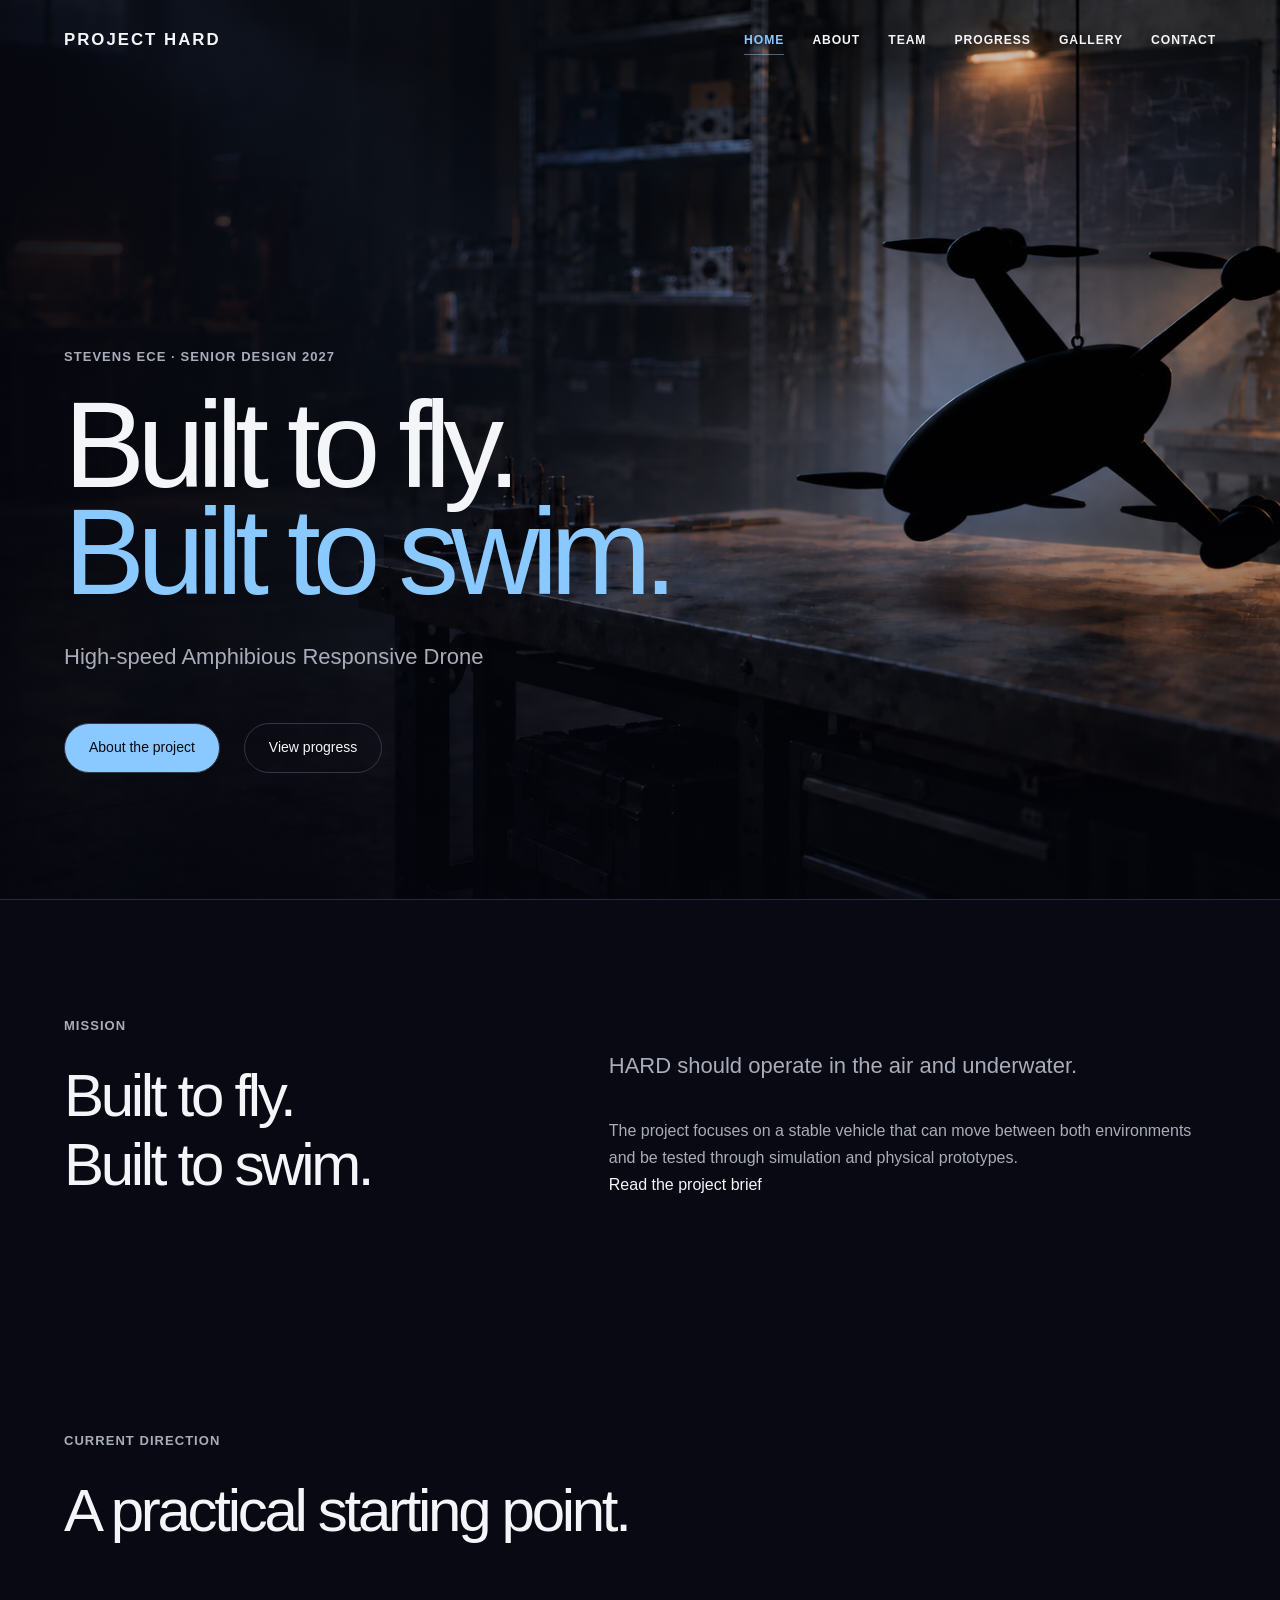
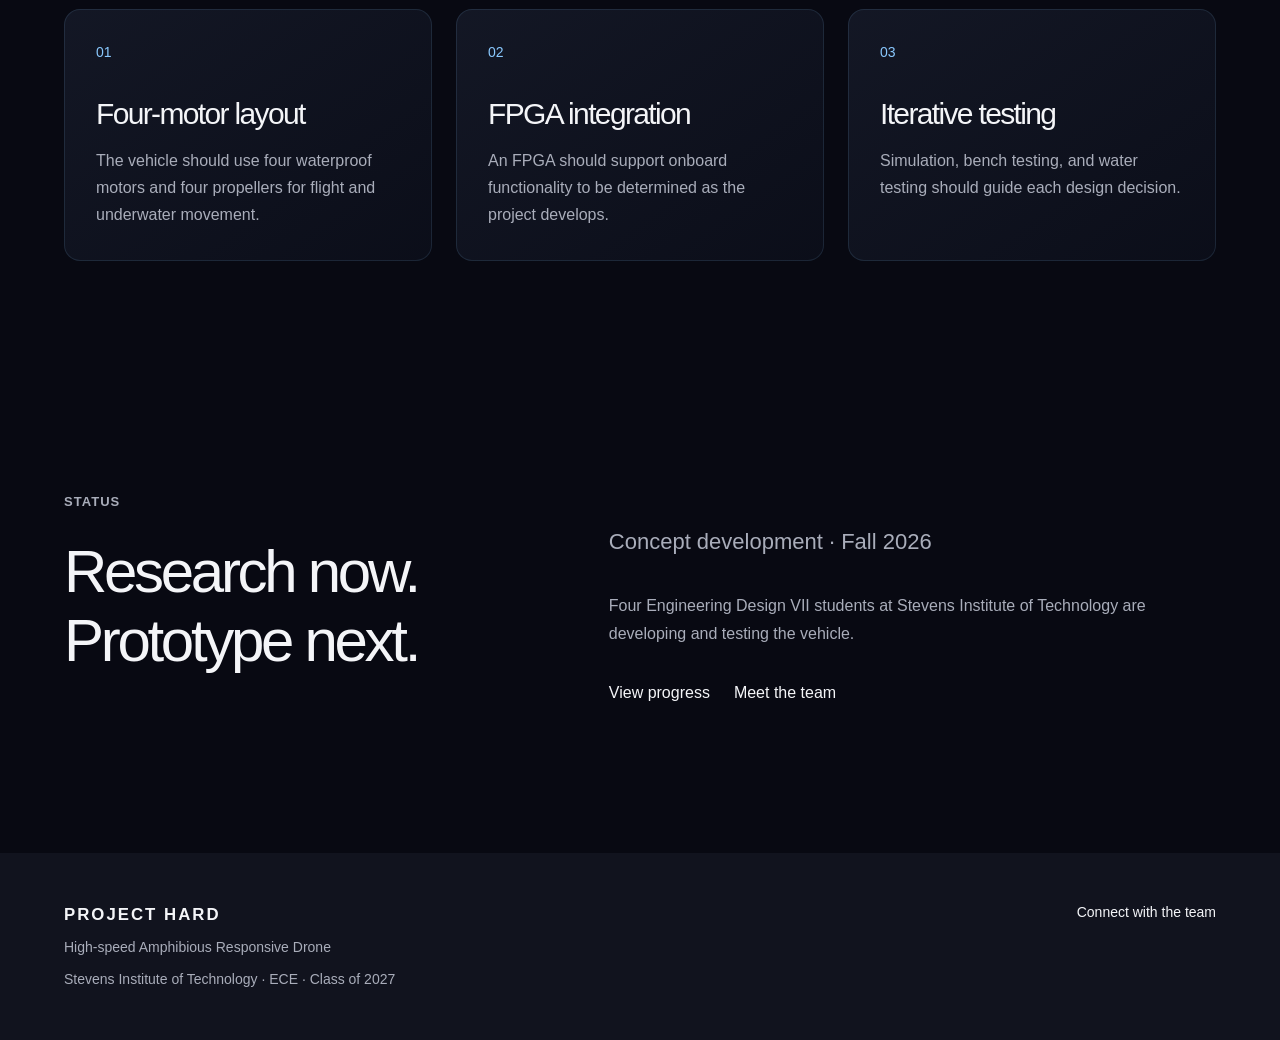
<file: index.html>
<!doctype html>
<html lang="en">
<head>
  <meta charset="utf-8">
  <meta name="viewport" content="width=device-width, initial-scale=1">
  <title>A single vehicle. Air and water. | HARD</title>
  <meta name="description" content="HARD is a Stevens senior design project exploring a high-speed amphibious responsive drone. Research and concept phase, Fall 2026.">
  <meta property="og:type" content="website">
  <meta property="og:title" content="A single vehicle. Air and water. | HARD">
  <meta property="og:description" content="HARD is a Stevens senior design project exploring a high-speed amphibious responsive drone. Research and concept phase, Fall 2026.">
  <meta property="og:image" content="https://lennyyanza.github.io/teamhard/assets/img/social-preview.png">
  <meta property="og:image:alt" content="HARD — High-speed Amphibious Responsive Drone. Stevens Institute of Technology, Class of 2027.">
  <meta property="og:url" content="https://lennyyanza.github.io/teamhard/index.html">
  <meta name="theme-color" content="#080912">
  <link rel="canonical" href="https://lennyyanza.github.io/teamhard/index.html">
  <link rel="icon" type="image/svg+xml" href="assets/img/favicon.svg">
  <link rel="stylesheet" href="assets/css/reset.css">
  <link rel="stylesheet" href="assets/css/theme.css">
  <link rel="stylesheet" href="assets/css/main.css">
  <script src="assets/js/include.js" defer></script>
  <script src="assets/js/reveal.js" defer></script>
</head>
<body class="home">
  <a class="skip-link" href="#main">Skip to content</a>
  <header class="site-header" id="site-header"></header>
  <main id="main" tabindex="-1">
    <section class="hero" aria-labelledby="hero-title">
      <div class="hero-media" aria-hidden="true"><img src="assets/img/hero-workshop-drone-hanging-far-right.png" alt=""><div class="hero-shade"></div></div>
      <div class="container hero-content">
        <p class="eyebrow">Stevens ECE · Senior Design 2027</p>
        <h1 id="hero-title">Built to fly.<br><em>Built to swim.</em></h1>
        <p class="lead">High-speed Amphibious Responsive Drone</p>
        <div class="actions"><a class="button button-primary" href="about.html">About the project</a><a class="button" href="progress.html">View progress</a></div>
      </div>
    </section>
    <section class="section container split reveal">
      <div><p class="eyebrow">Mission</p><h2>Built to fly.<br>Built to swim.</h2></div>
      <div class="stack"><p class="lead">HARD should operate in the air and underwater.</p><p class="muted">The project focuses on a stable vehicle that can move between both environments and be tested through simulation and physical prototypes.</p><a href="about.html">Read the project brief</a></div>
    </section>
    <section class="section rule">
      <div class="container"><p class="eyebrow">Current direction</p><h2>A practical starting point.</h2>
        <div class="feature-grid">
          <article class="reveal"><span class="number">01</span><h3>Four-motor layout</h3><!-- DRAFT: team to review --><p>The vehicle should use four waterproof motors and four propellers for flight and underwater movement.</p></article>
          <article class="reveal"><span class="number">02</span><h3>FPGA integration</h3><!-- DRAFT: team to review --><p>An FPGA should support onboard functionality to be determined as the project develops.</p></article>
          <article class="reveal"><span class="number">03</span><h3>Iterative testing</h3><!-- DRAFT: team to review --><p>Simulation, bench testing, and water testing should guide each design decision.</p></article>
        </div>
      </div>
    </section>
    <section class="section rule"><div class="container split reveal"><div><p class="eyebrow">Status</p><h2>Research now.<br>Prototype next.</h2></div><div class="stack"><p class="lead">Concept development · Fall 2026</p><p class="muted">Four Engineering Design VII students at Stevens Institute of Technology are developing and testing the vehicle.</p><div class="actions"><a href="progress.html">View progress</a><a href="team.html">Meet the team</a></div></div></div></section>
    <noscript><div class="container section"><p>This site uses JavaScript to load navigation, team, gallery, and progress data. Please enable JavaScript to see that content.</p><p><a href="index.html">Home</a> · <a href="about.html">About</a> · <a href="team.html">Team</a> · <a href="progress.html">Progress</a> · <a href="gallery.html">Gallery</a> · <a href="contact.html">Contact</a></p></div></noscript>
  </main>
  <footer class="site-footer" id="site-footer"></footer>
</body>
</html>
</file>
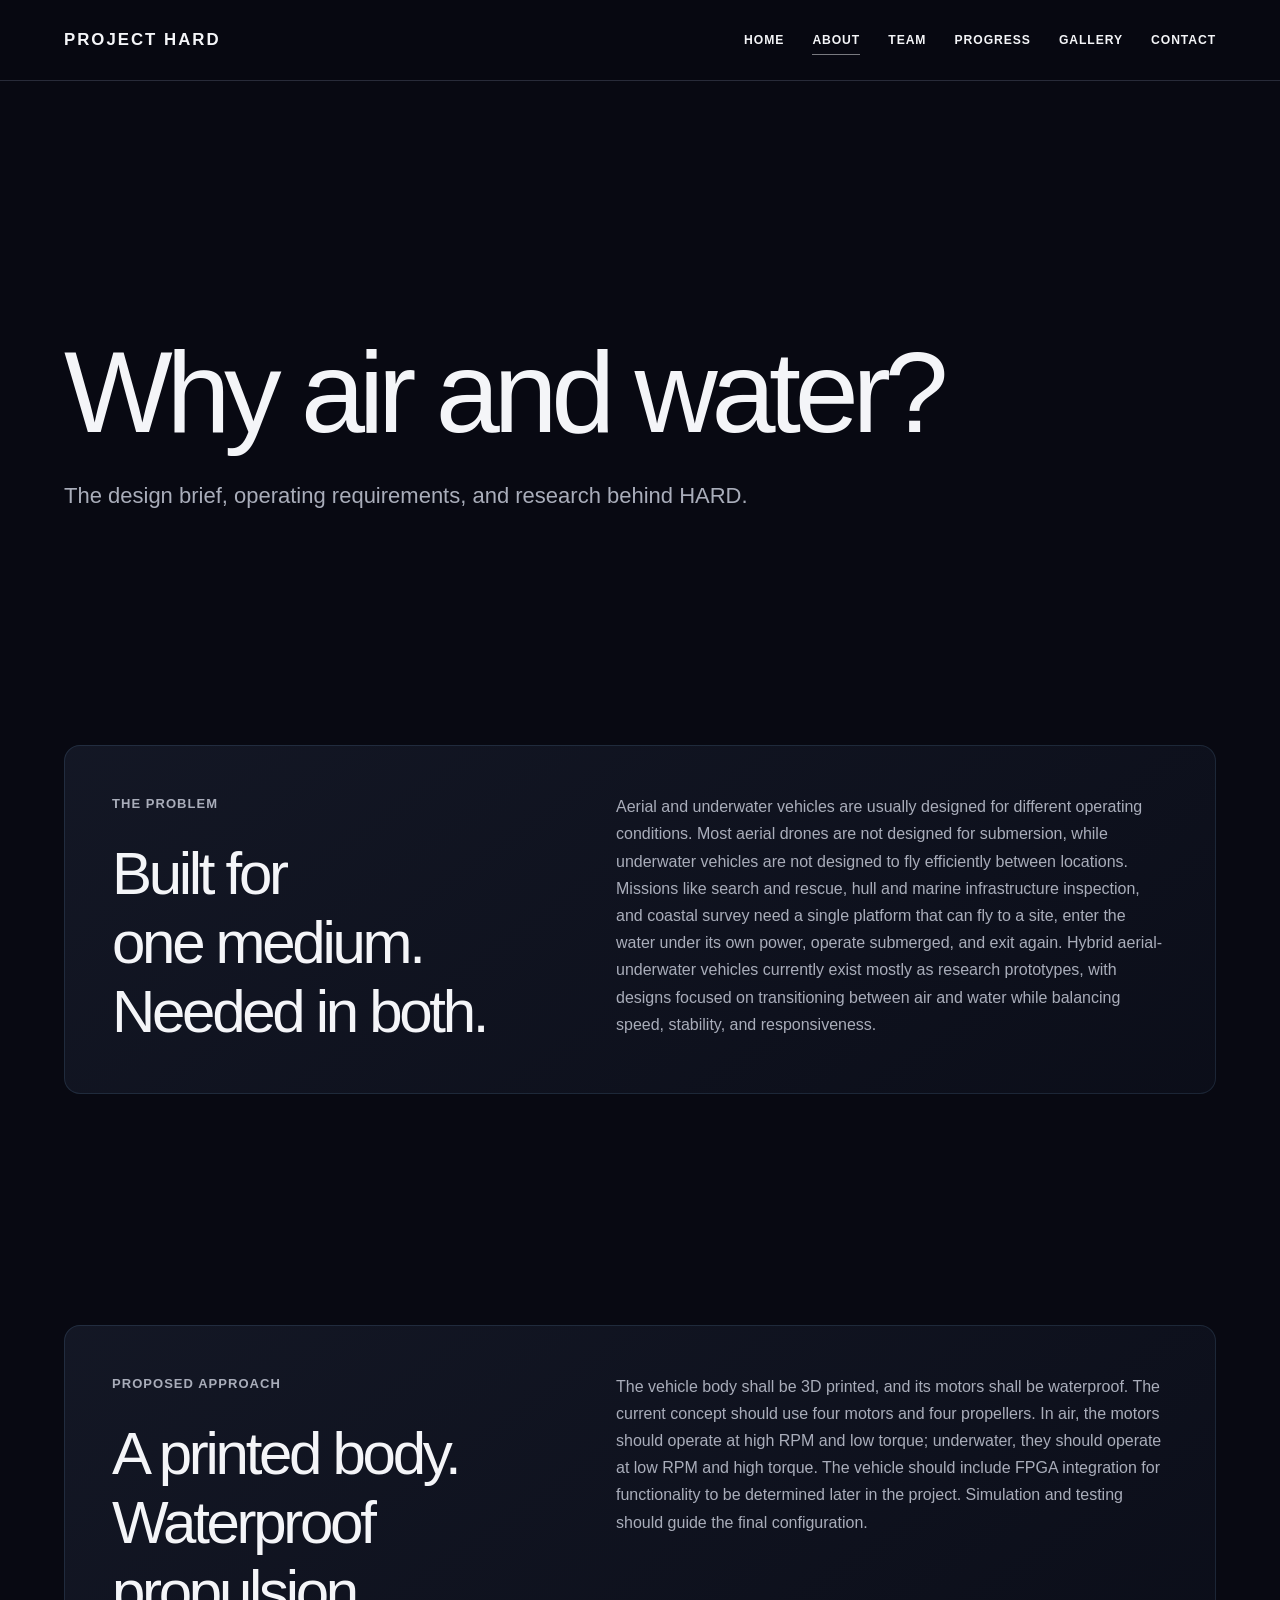
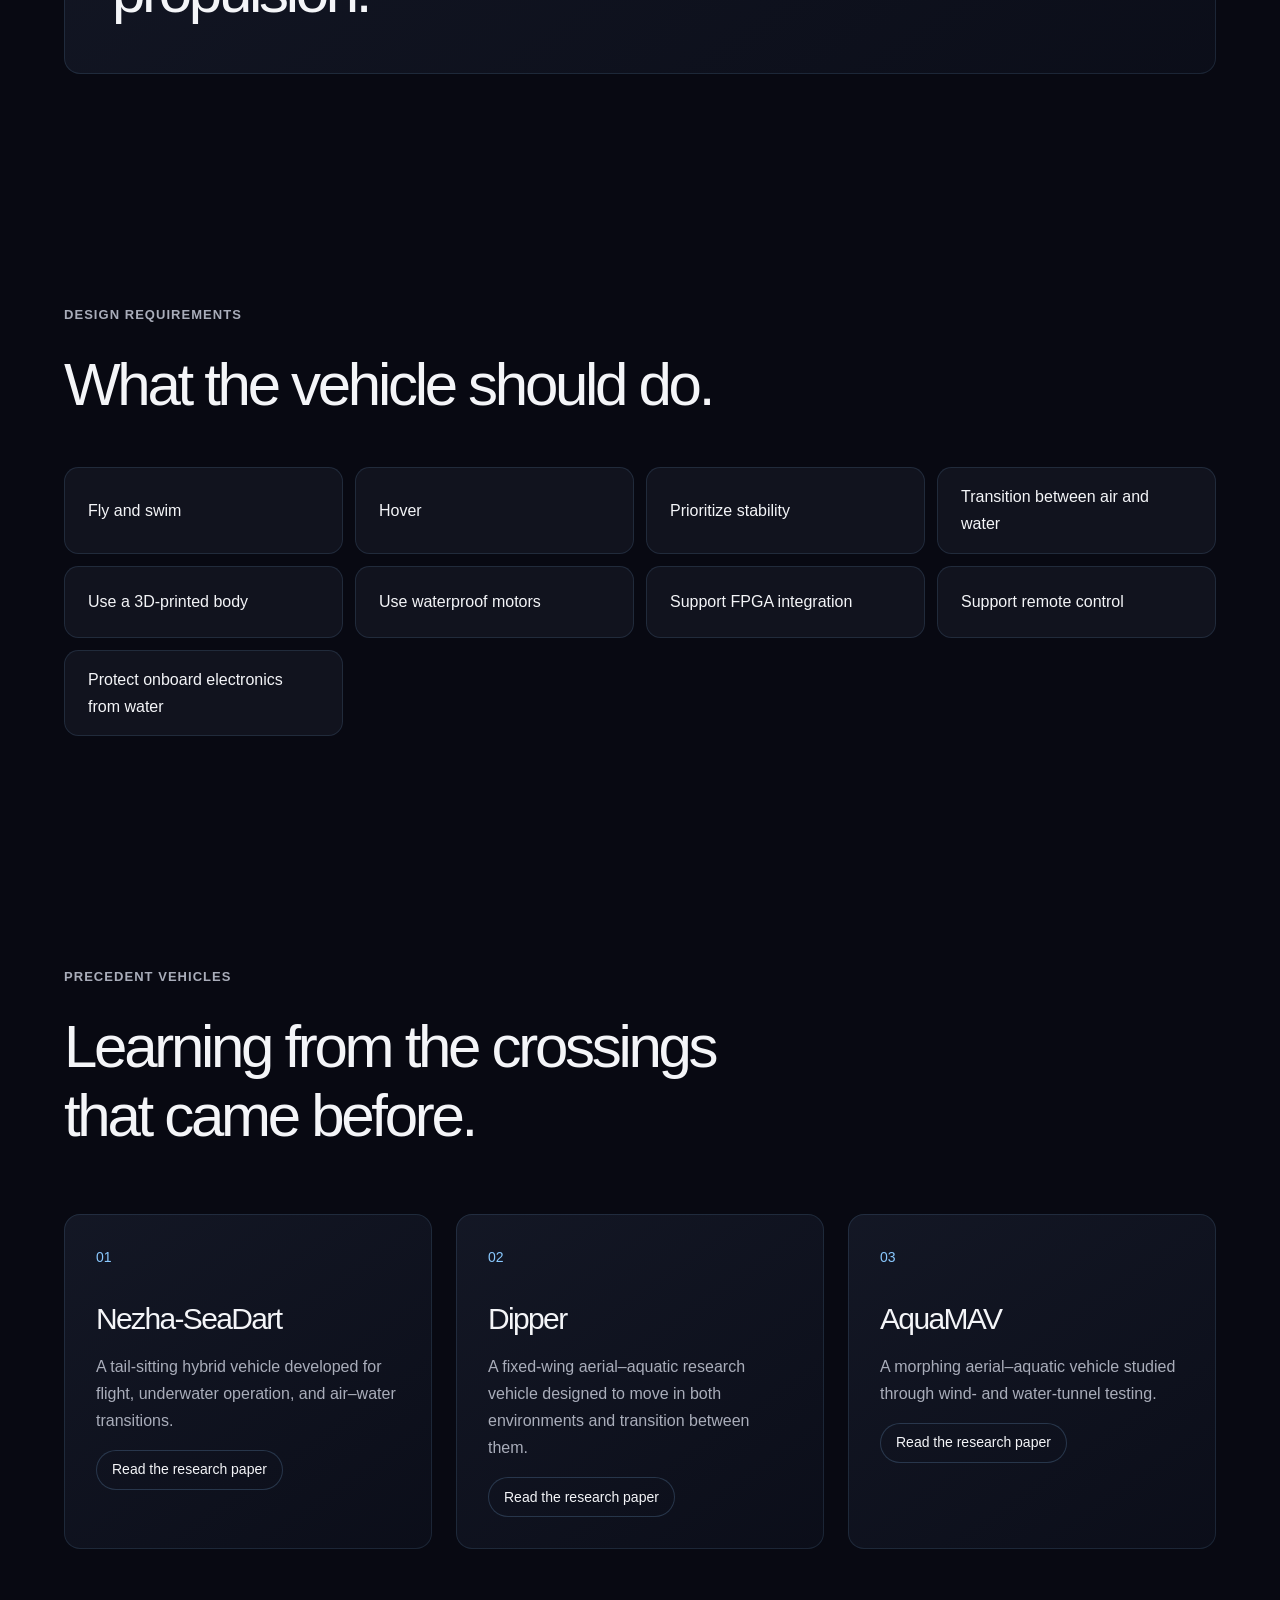
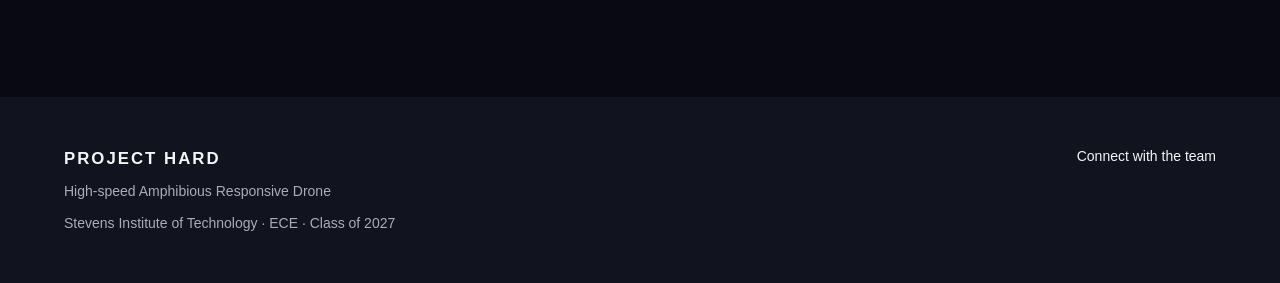
<file: about.html>
<!doctype html>
<html lang="en">
<head>
  <meta charset="utf-8">
  <meta name="viewport" content="width=device-width, initial-scale=1">
  <title>The mission | HARD</title>
  <meta name="description" content="Why HARD is exploring an amphibious drone: the problem, proposed approach, design requirements, and aerial-underwater precedents.">
  <meta property="og:type" content="website">
  <meta property="og:title" content="The mission | HARD">
  <meta property="og:description" content="Why HARD is exploring an amphibious drone: the problem, proposed approach, design requirements, and aerial-underwater precedents.">
  <meta property="og:image" content="https://lennyyanza.github.io/teamhard/assets/img/social-preview.png">
  <meta property="og:image:alt" content="HARD — High-speed Amphibious Responsive Drone. Stevens Institute of Technology, Class of 2027.">
  <meta property="og:url" content="https://lennyyanza.github.io/teamhard/about.html">
  <meta name="theme-color" content="#080912">
  <link rel="canonical" href="https://lennyyanza.github.io/teamhard/about.html">
  <link rel="icon" type="image/svg+xml" href="assets/img/favicon.svg">
  <link rel="stylesheet" href="assets/css/reset.css">
  <link rel="stylesheet" href="assets/css/theme.css">
  <link rel="stylesheet" href="assets/css/main.css?v=20260916-2">
  <script src="assets/js/include.js" defer></script>
  <script src="assets/js/reveal.js" defer></script>
</head>
<body>
  <a class="skip-link" href="#main">Skip to content</a>
  <header class="site-header" id="site-header"></header>
  <main id="main" tabindex="-1">
<section class="page-heading container">
      <h1>Why air and water?</h1>
      <p class="lead">The design brief, operating requirements, and research behind HARD.</p>
    </section>
    <section class="section"><div class="container split reveal info-panel"><div><p class="eyebrow">The problem</p><h2>Built for one medium.<br>Needed in both.</h2></div><div><!-- DRAFT: team to review --><p>Aerial and underwater vehicles are usually designed for different operating conditions. Most aerial drones are not designed for submersion, while underwater vehicles are not designed to fly efficiently between locations. Missions like search and rescue, hull and marine infrastructure inspection, and coastal survey need a single platform that can fly to a site, enter the water under its own power, operate submerged, and exit again. Hybrid aerial-underwater vehicles currently exist mostly as research prototypes, with designs focused on transitioning between air and water while balancing speed, stability, and responsiveness.</p></div></div></section>
    <section class="section"><div class="container split reveal info-panel"><div><p class="eyebrow">Proposed approach</p><h2>A printed body.<br>Waterproof propulsion.</h2></div><div><!-- DRAFT: team to review --><p>The vehicle body shall be 3D printed, and its motors shall be waterproof. The current concept should use four motors and four propellers. In air, the motors should operate at high RPM and low torque; underwater, they should operate at low RPM and high torque. The vehicle should include FPGA integration for functionality to be determined later in the project. Simulation and testing should guide the final configuration.</p></div></div></section>
    <section class="section rule"><div class="container reveal"><p class="eyebrow">Design requirements</p><h2>What the vehicle should do.</h2><ul class="requirements"><li>Fly and swim</li><li>Hover</li><li>Prioritize stability</li><li>Transition between air and water</li><li>Use a 3D-printed body</li><li>Use waterproof motors</li><li>Support FPGA integration</li><li>Support remote control</li><li>Protect onboard electronics from water</li></ul></div></section>
    <section class="section rule"><div class="container"><p class="eyebrow">Precedent vehicles</p><h2>Learning from the crossings<br>that came before.</h2><div class="feature-grid precedents">
      <article class="reveal"><span class="number">01</span><h3>Nezha-SeaDart</h3><p>A tail-sitting hybrid vehicle developed for flight, underwater operation, and air–water transitions.</p><p><a href="https://doi.org/10.1002/rob.22399">Read the research paper</a></p></article>
      <article class="reveal"><span class="number">02</span><h3>Dipper</h3><p>A fixed-wing aerial–aquatic research vehicle designed to move in both environments and transition between them.</p><p><a href="https://doi.org/10.15607/RSS.2021.XVII.048">Read the research paper</a></p></article>
      <article class="reveal"><span class="number">03</span><h3>AquaMAV</h3><p>A morphing aerial–aquatic vehicle studied through wind- and water-tunnel testing.</p><p><a href="https://doi.org/10.1098/rsfs.2016.0085">Read the research paper</a></p></article>
    </div></div></section>
    <noscript><div class="container section"><p>This site uses JavaScript to load navigation, team, gallery, and progress data. Please enable JavaScript to see that content.</p><p><a href="index.html">Home</a> · <a href="about.html">About</a> · <a href="team.html">Team</a> · <a href="progress.html">Progress</a> · <a href="gallery.html">Gallery</a> · <a href="contact.html">Contact</a></p></div></noscript>
  </main>
  <footer class="site-footer" id="site-footer"></footer>
</body>
</html>
</file>
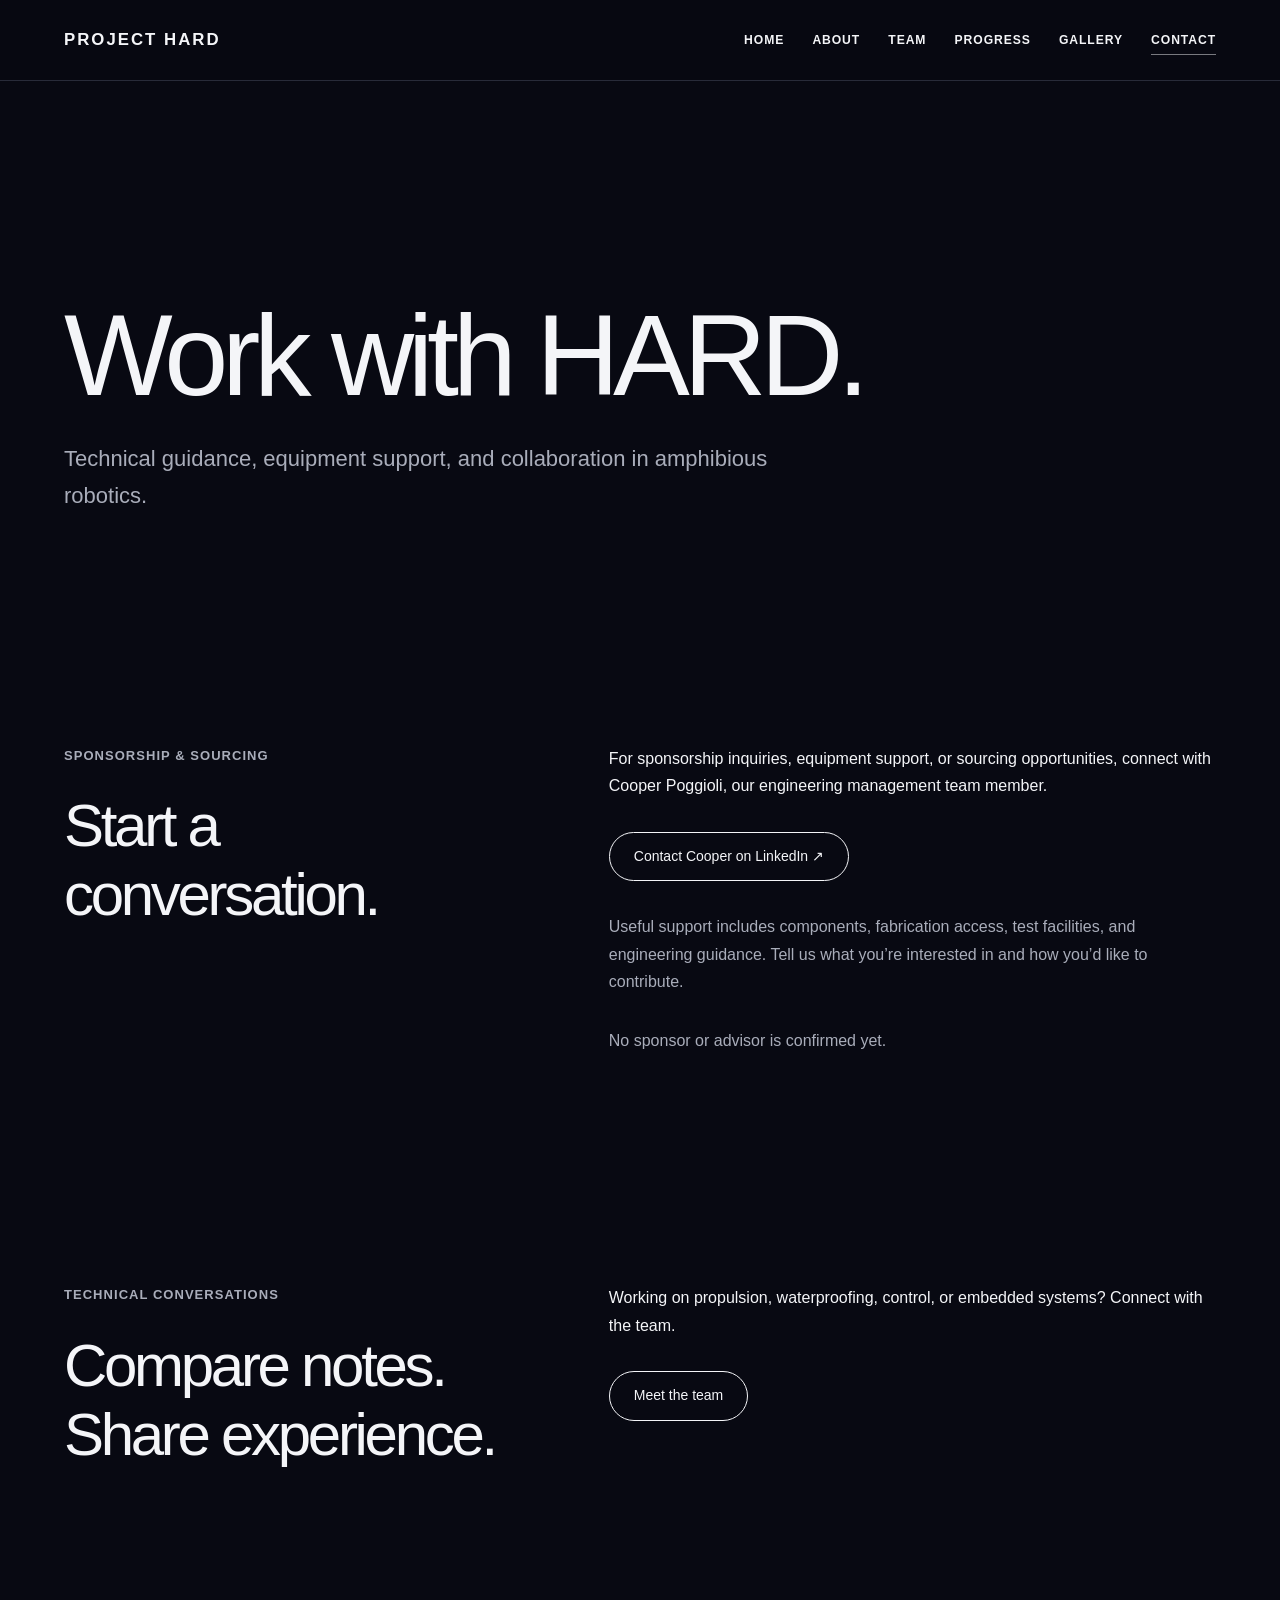
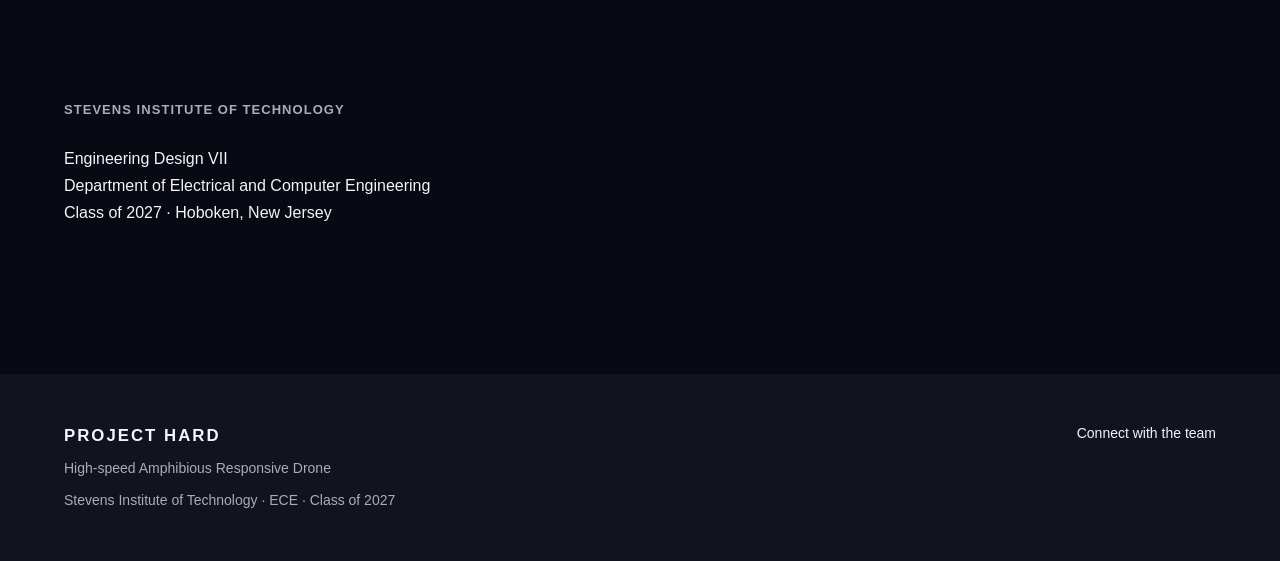
<file: contact.html>
<!doctype html>
<html lang="en">
<head>
  <meta charset="utf-8">
  <meta name="viewport" content="width=device-width, initial-scale=1">
  <title>Contact &amp; sponsorship | HARD</title>
  <meta name="description" content="Connect with the HARD team about sponsorship, technical guidance, manufacturing support, and amphibious robotics research.">
  <meta property="og:type" content="website">
  <meta property="og:title" content="Contact &amp; sponsorship | HARD">
  <meta property="og:description" content="Connect with the HARD team about sponsorship, technical guidance, manufacturing support, and amphibious robotics research.">
  <meta property="og:image" content="https://lennyyanza.github.io/teamhard/assets/img/social-preview.png">
  <meta property="og:image:alt" content="HARD — High-speed Amphibious Responsive Drone. Stevens Institute of Technology, Class of 2027.">
  <meta property="og:url" content="https://lennyyanza.github.io/teamhard/contact.html">
  <meta name="theme-color" content="#080912">
  <link rel="canonical" href="https://lennyyanza.github.io/teamhard/contact.html">
  <link rel="icon" type="image/svg+xml" href="assets/img/favicon.svg">
  <link rel="stylesheet" href="assets/css/reset.css">
  <link rel="stylesheet" href="assets/css/theme.css">
  <link rel="stylesheet" href="assets/css/main.css">
  <script src="assets/js/include.js" defer></script>
  <script src="assets/js/reveal.js" defer></script>
</head>
<body>
  <a class="skip-link" href="#main">Skip to content</a>
  <header class="site-header" id="site-header"></header>
  <main id="main" tabindex="-1">
<section class="page-heading container">
      <h1>Work with HARD.</h1>
      <p class="lead">Technical guidance, equipment support, and collaboration in amphibious robotics.</p>
    </section>
    <section class="section rule"><div class="container split reveal"><div><p class="eyebrow">Sponsorship &amp; sourcing</p><h2>Start a conversation.</h2></div><div class="stack"><p>For sponsorship inquiries, equipment support, or sourcing opportunities, connect with Cooper Poggioli, our engineering management team member.</p><a class="button" href="https://www.linkedin.com/in/cooper-poggioli-b00a44292/">Contact Cooper on LinkedIn ↗</a><p class="muted">Useful support includes components, fabrication access, test facilities, and engineering guidance. Tell us what you’re interested in and how you’d like to contribute.</p><p class="muted">No sponsor or advisor is confirmed yet.</p></div></div></section>
    <section class="section rule"><div class="container split reveal"><div><p class="eyebrow">Technical conversations</p><h2>Compare notes.<br>Share experience.</h2></div><div class="stack"><p>Working on propulsion, waterproofing, control, or embedded systems? Connect with the team.</p><div class="actions"><a class="button" href="team.html">Meet the team</a></div></div></div></section>
    <section class="section container rule"><p class="eyebrow">Stevens Institute of Technology</p><p>Engineering Design VII<br>Department of Electrical and Computer Engineering<br>Class of 2027 · Hoboken, New Jersey</p></section>
    <noscript><div class="container section"><p>This site uses JavaScript to load navigation, team, gallery, and progress data. Please enable JavaScript to see that content.</p><p><a href="index.html">Home</a> · <a href="about.html">About</a> · <a href="team.html">Team</a> · <a href="progress.html">Progress</a> · <a href="gallery.html">Gallery</a> · <a href="contact.html">Contact</a></p></div></noscript>
  </main>
  <footer class="site-footer" id="site-footer"></footer>
</body>
</html>
</file>
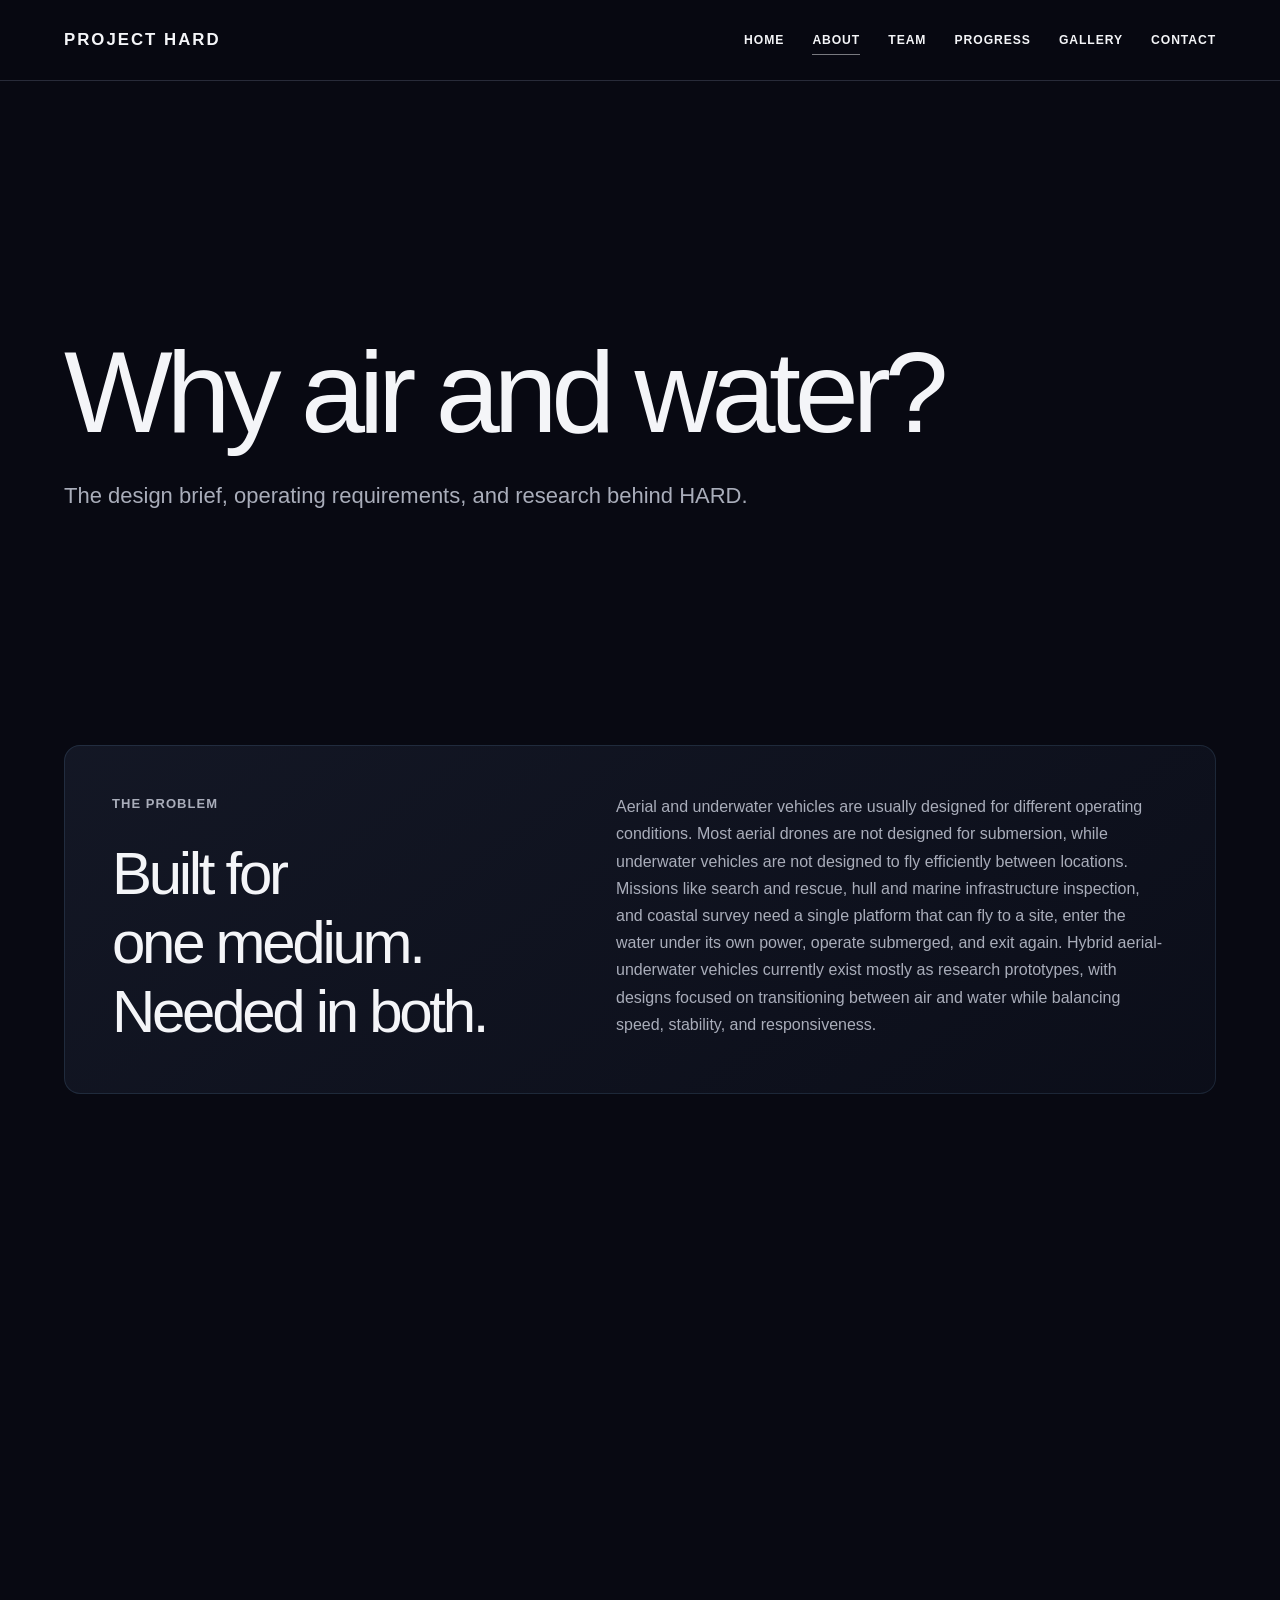
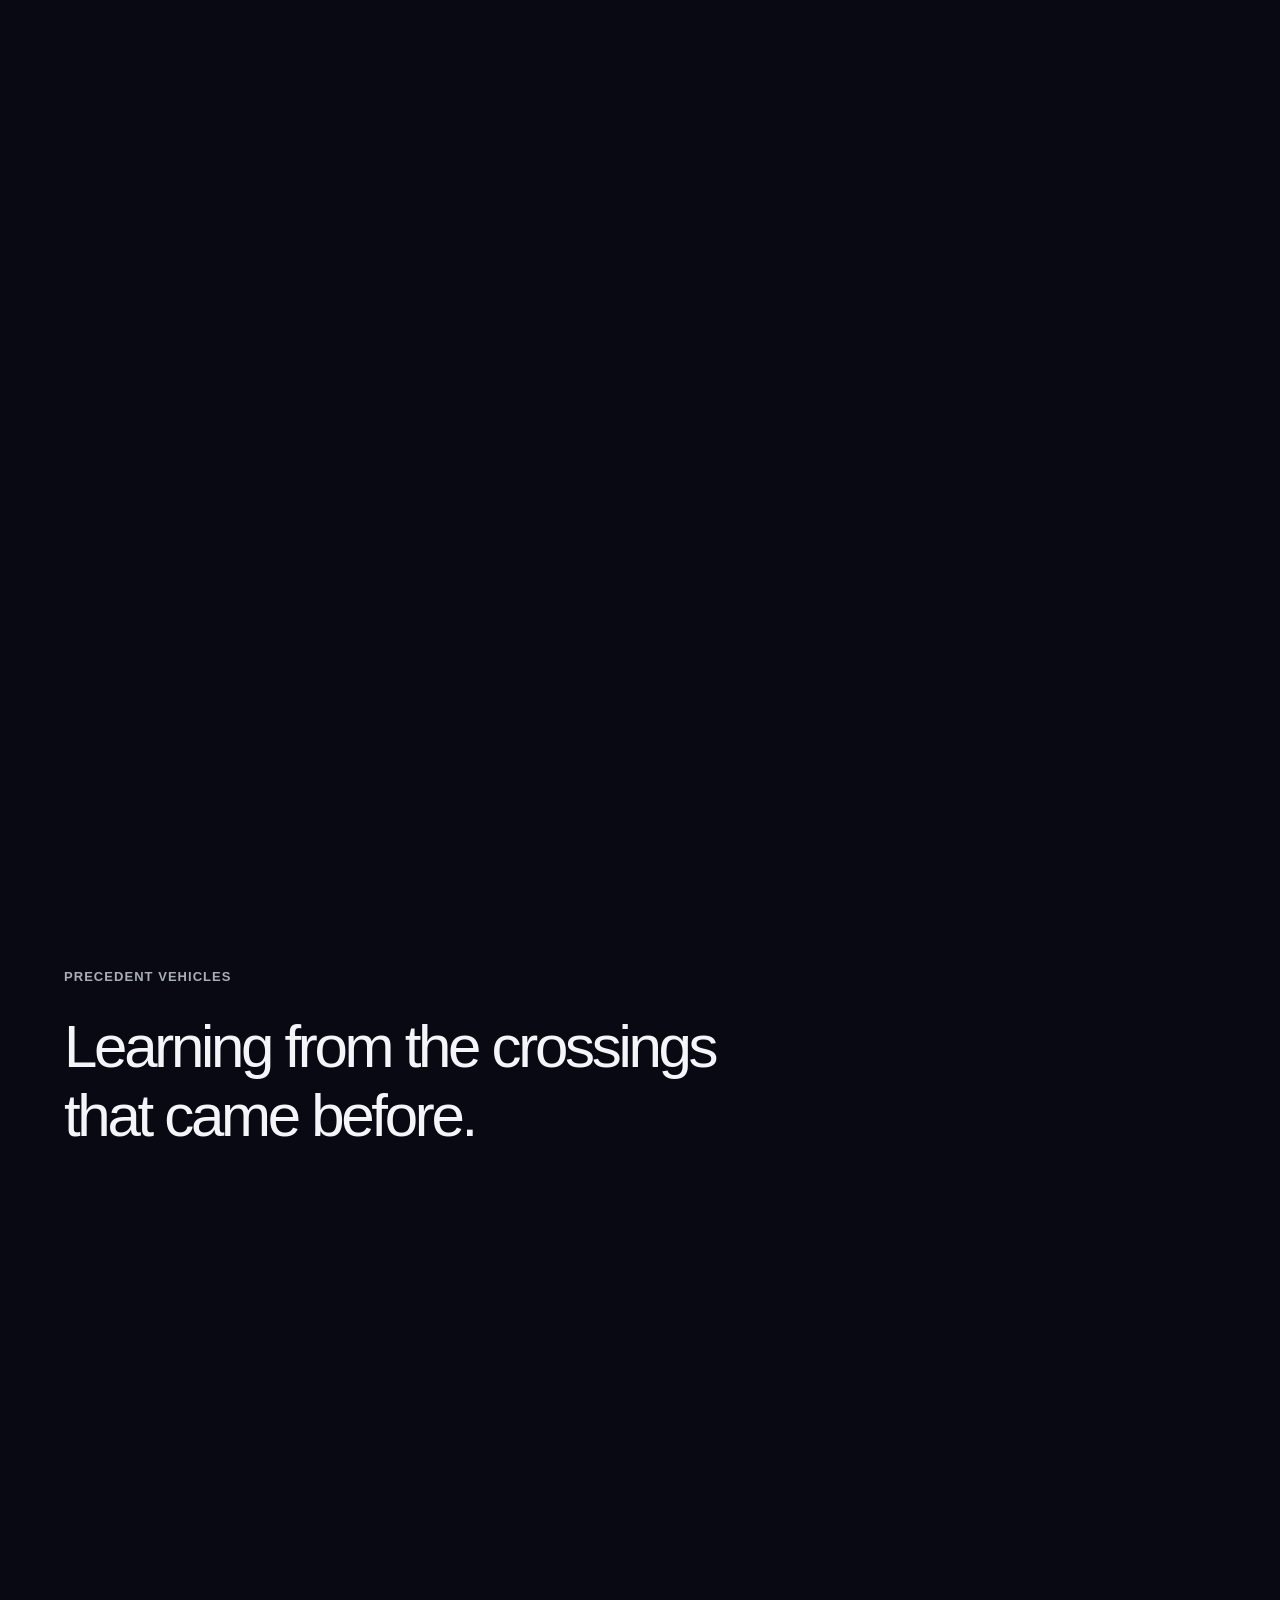
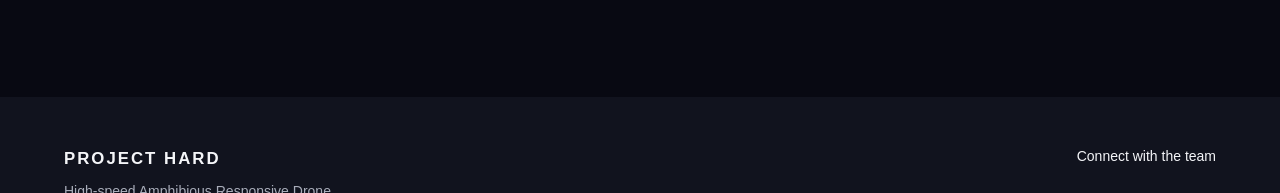
<file: design.html>
<!doctype html>
<html lang="en">
<head>
  <meta charset="utf-8">
  <meta name="viewport" content="width=device-width, initial-scale=1">
  <title>About HARD</title>
  <meta name="robots" content="noindex">
  <meta http-equiv="refresh" content="0; url=about.html">
  <link rel="canonical" href="https://lennyyanza.github.io/teamhard/about.html">
</head>
<body>
  <p>The design page has moved to <a href="about.html">About HARD</a>.</p>
</body>
</html>
</file>
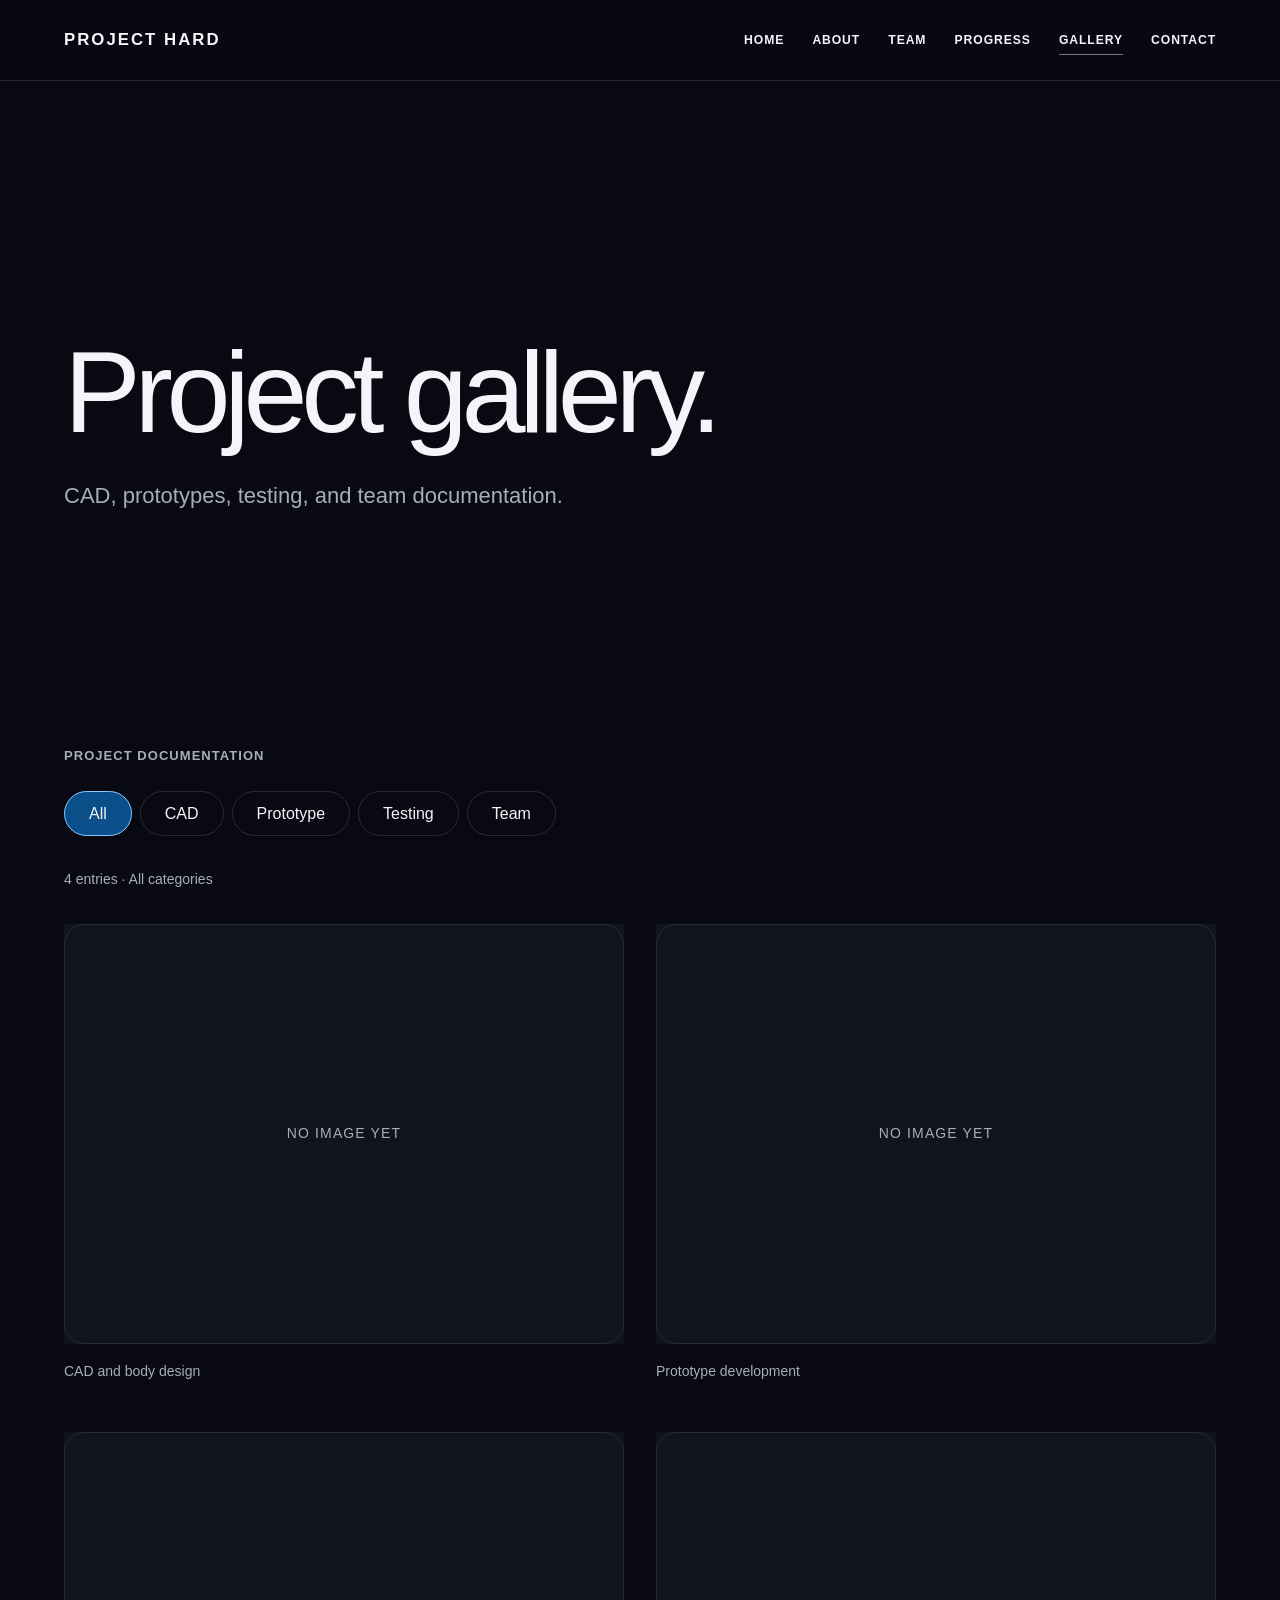
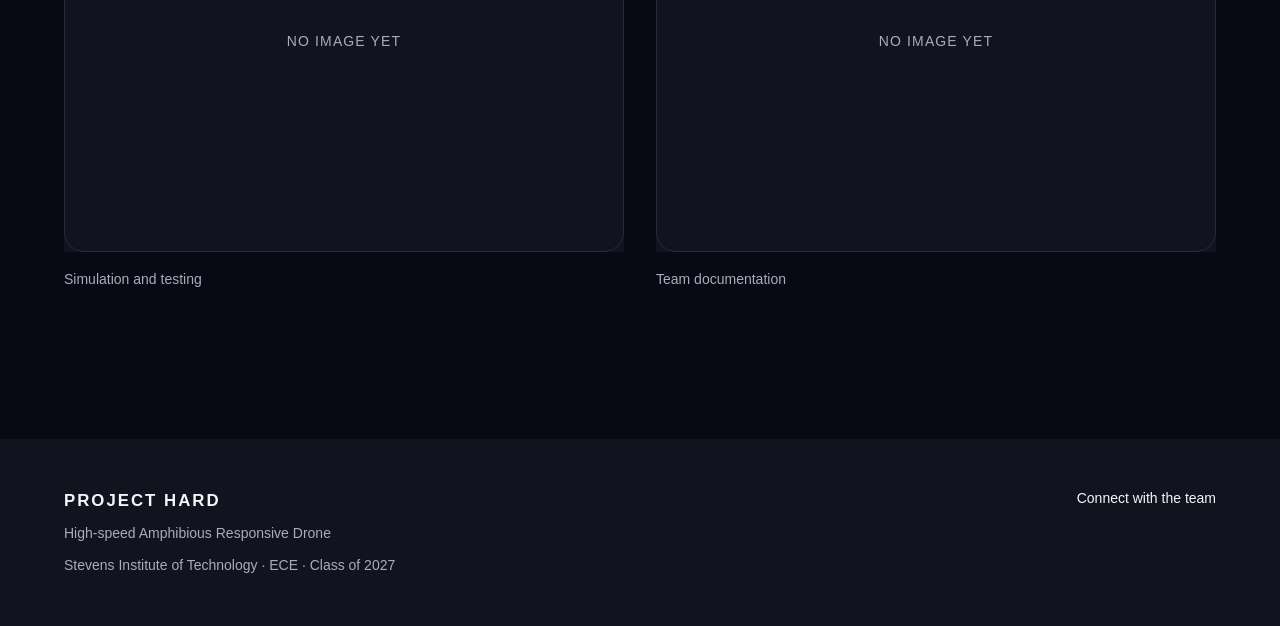
<file: gallery.html>
<!doctype html>
<html lang="en">
<head>
  <meta charset="utf-8">
  <meta name="viewport" content="width=device-width, initial-scale=1">
  <title>Gallery | HARD</title>
  <meta name="description" content="HARD’s visual development log: CAD, prototypes, testing, and team images. Concept placeholders mark future project photography.">
  <meta property="og:type" content="website">
  <meta property="og:title" content="Gallery | HARD">
  <meta property="og:description" content="HARD’s visual development log: CAD, prototypes, testing, and team images. Concept placeholders mark future project photography.">
  <meta property="og:image" content="https://lennyyanza.github.io/teamhard/assets/img/social-preview.png">
  <meta property="og:image:alt" content="HARD — High-speed Amphibious Responsive Drone. Stevens Institute of Technology, Class of 2027.">
  <meta property="og:url" content="https://lennyyanza.github.io/teamhard/gallery.html">
  <meta name="theme-color" content="#080912">
  <link rel="canonical" href="https://lennyyanza.github.io/teamhard/gallery.html">
  <link rel="icon" type="image/svg+xml" href="assets/img/favicon.svg">
  <link rel="stylesheet" href="assets/css/reset.css">
  <link rel="stylesheet" href="assets/css/theme.css">
  <link rel="stylesheet" href="assets/css/main.css">
  <script src="assets/js/include.js" defer></script>
  <script src="assets/js/reveal.js" defer></script>
  <script src="assets/js/gallery.js" defer></script>
</head>
<body>
  <a class="skip-link" href="#main">Skip to content</a>
  <header class="site-header" id="site-header"></header>
  <main id="main" tabindex="-1">
<section class="page-heading container">
      <h1>Project gallery.</h1>
      <p class="lead">CAD, prototypes, testing, and team documentation.</p>
    </section>
    <section class="section container rule">
      <p class="eyebrow">Project documentation</p>
      <div class="filters" role="group" aria-label="Filter gallery by category"><button class="filter" type="button" data-category="all" aria-pressed="true" aria-controls="gallery-grid">All</button><button class="filter" type="button" data-category="cad" aria-pressed="false" aria-controls="gallery-grid">CAD</button><button class="filter" type="button" data-category="prototype" aria-pressed="false" aria-controls="gallery-grid">Prototype</button><button class="filter" type="button" data-category="testing" aria-pressed="false" aria-controls="gallery-grid">Testing</button><button class="filter" type="button" data-category="team" aria-pressed="false" aria-controls="gallery-grid">Team</button></div>
      <p class="gallery-count" id="gallery-count" role="status">Loading gallery…</p>
      <div class="gallery-grid" id="gallery-grid"></div>
    </section>
    <dialog class="lightbox" id="lightbox" aria-labelledby="lightbox-title">
      <div class="lightbox-bar"><h2 id="lightbox-title">Project gallery</h2><button class="button" type="button" data-close autofocus>Close <span aria-hidden="true">×</span></button></div>
      <figure><div class="lightbox-media"></div><figcaption aria-live="polite"></figcaption></figure>
      <div class="lightbox-controls"><button class="button" type="button" data-previous aria-label="Previous image">← Previous</button><span data-position role="status"></span><button class="button" type="button" data-next aria-label="Next image">Next →</button></div>
    </dialog>
    <noscript><div class="container section"><p>This site uses JavaScript to load navigation, team, gallery, and progress data. Please enable JavaScript to see that content.</p><p><a href="index.html">Home</a> · <a href="about.html">About</a> · <a href="team.html">Team</a> · <a href="progress.html">Progress</a> · <a href="gallery.html">Gallery</a> · <a href="contact.html">Contact</a></p></div></noscript>
  </main>
  <footer class="site-footer" id="site-footer"></footer>
</body>
</html>
</file>
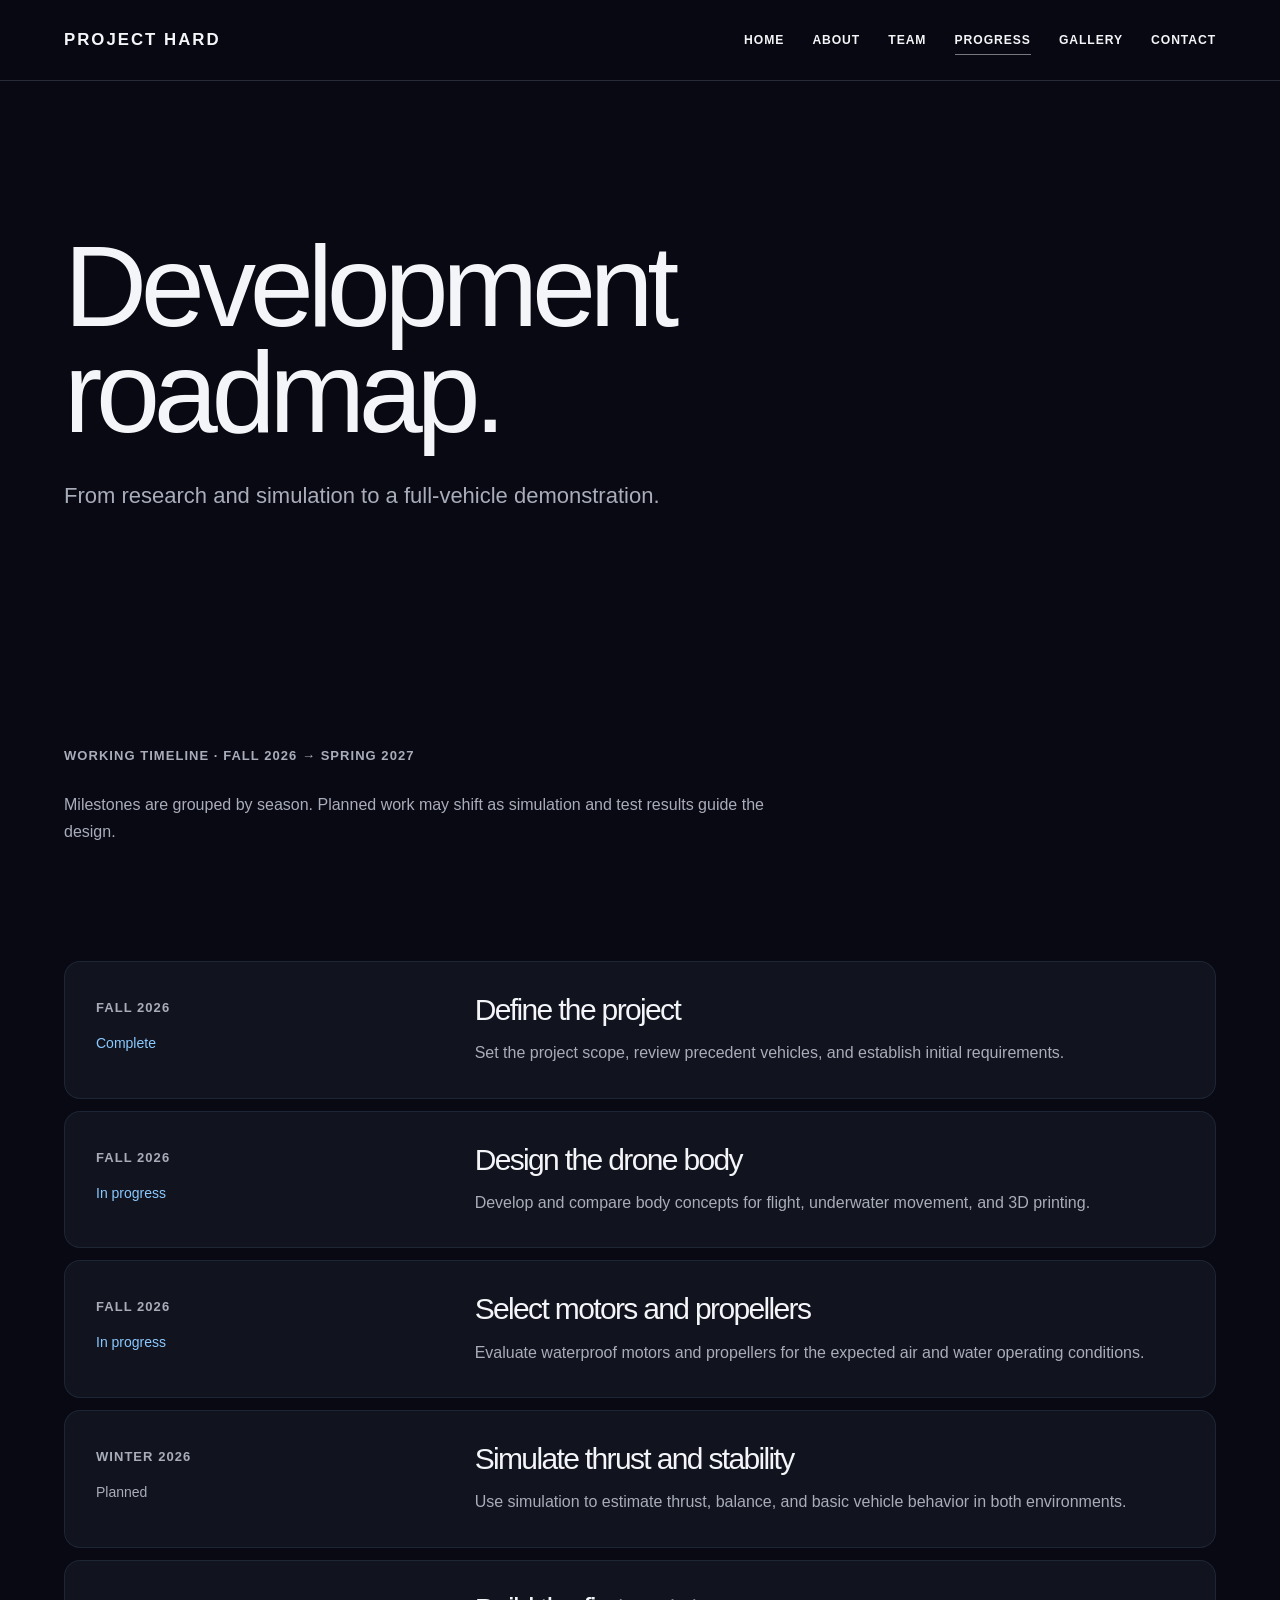
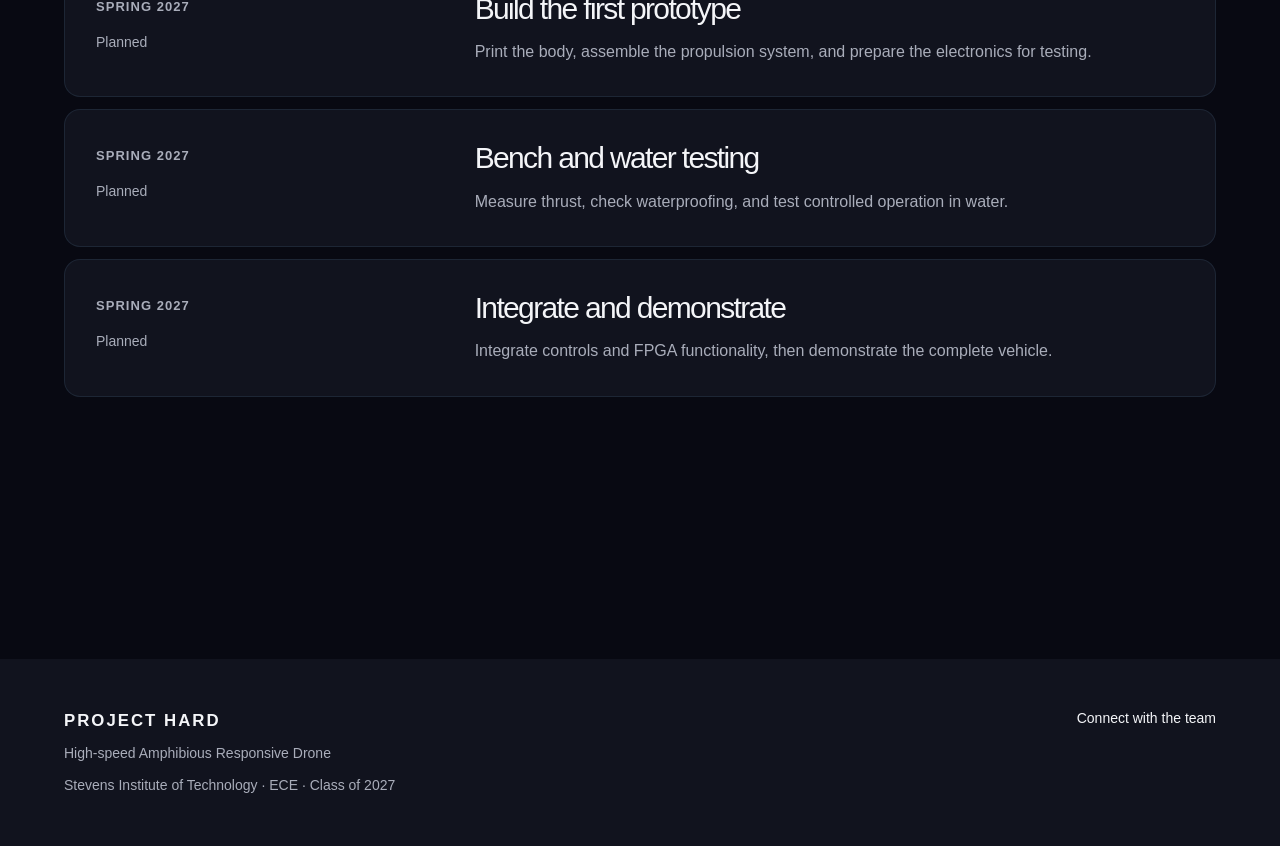
<file: progress.html>
<!doctype html>
<html lang="en">
<head>
  <meta charset="utf-8">
  <meta name="viewport" content="width=device-width, initial-scale=1">
  <title>Progress &amp; milestones | HARD</title>
  <meta name="description" content="Follow HARD’s draft development timeline from Fall 2026 research through simulation, prototype validation, and the planned Spring 2027 demonstration.">
  <meta property="og:type" content="website">
  <meta property="og:title" content="Progress &amp; milestones | HARD">
  <meta property="og:description" content="Follow HARD’s draft development timeline from Fall 2026 research through simulation, prototype validation, and the planned Spring 2027 demonstration.">
  <meta property="og:image" content="https://lennyyanza.github.io/teamhard/assets/img/social-preview.png">
  <meta property="og:image:alt" content="HARD — High-speed Amphibious Responsive Drone. Stevens Institute of Technology, Class of 2027.">
  <meta property="og:url" content="https://lennyyanza.github.io/teamhard/progress.html">
  <meta name="theme-color" content="#080912">
  <link rel="canonical" href="https://lennyyanza.github.io/teamhard/progress.html">
  <link rel="icon" type="image/svg+xml" href="assets/img/favicon.svg">
  <link rel="stylesheet" href="assets/css/reset.css">
  <link rel="stylesheet" href="assets/css/theme.css">
  <link rel="stylesheet" href="assets/css/main.css">
  <script src="assets/js/include.js" defer></script>
  <script src="assets/js/reveal.js" defer></script>
  <script src="assets/js/timeline.js" defer></script>
</head>
<body>
  <a class="skip-link" href="#main">Skip to content</a>
  <header class="site-header" id="site-header"></header>
  <main id="main" tabindex="-1">
<section class="page-heading container">
      <h1>Development roadmap.</h1>
      <p class="lead">From research and simulation to a full-vehicle demonstration.</p>
    </section>
    <section class="section container rule"><p class="eyebrow">Working timeline · Fall 2026 → Spring 2027</p><p class="muted">Milestones are grouped by season. Planned work may shift as simulation and test results guide the design.</p><div class="section"><!-- DRAFT: team to review --><ol class="timeline" id="timeline" aria-live="polite"><li>Loading milestones…</li></ol></div></section>
    <noscript><div class="container section"><p>This site uses JavaScript to load navigation, team, gallery, and progress data. Please enable JavaScript to see that content.</p><p><a href="index.html">Home</a> · <a href="about.html">About</a> · <a href="team.html">Team</a> · <a href="progress.html">Progress</a> · <a href="gallery.html">Gallery</a> · <a href="contact.html">Contact</a></p></div></noscript>
  </main>
  <footer class="site-footer" id="site-footer"></footer>
</body>
</html>
</file>
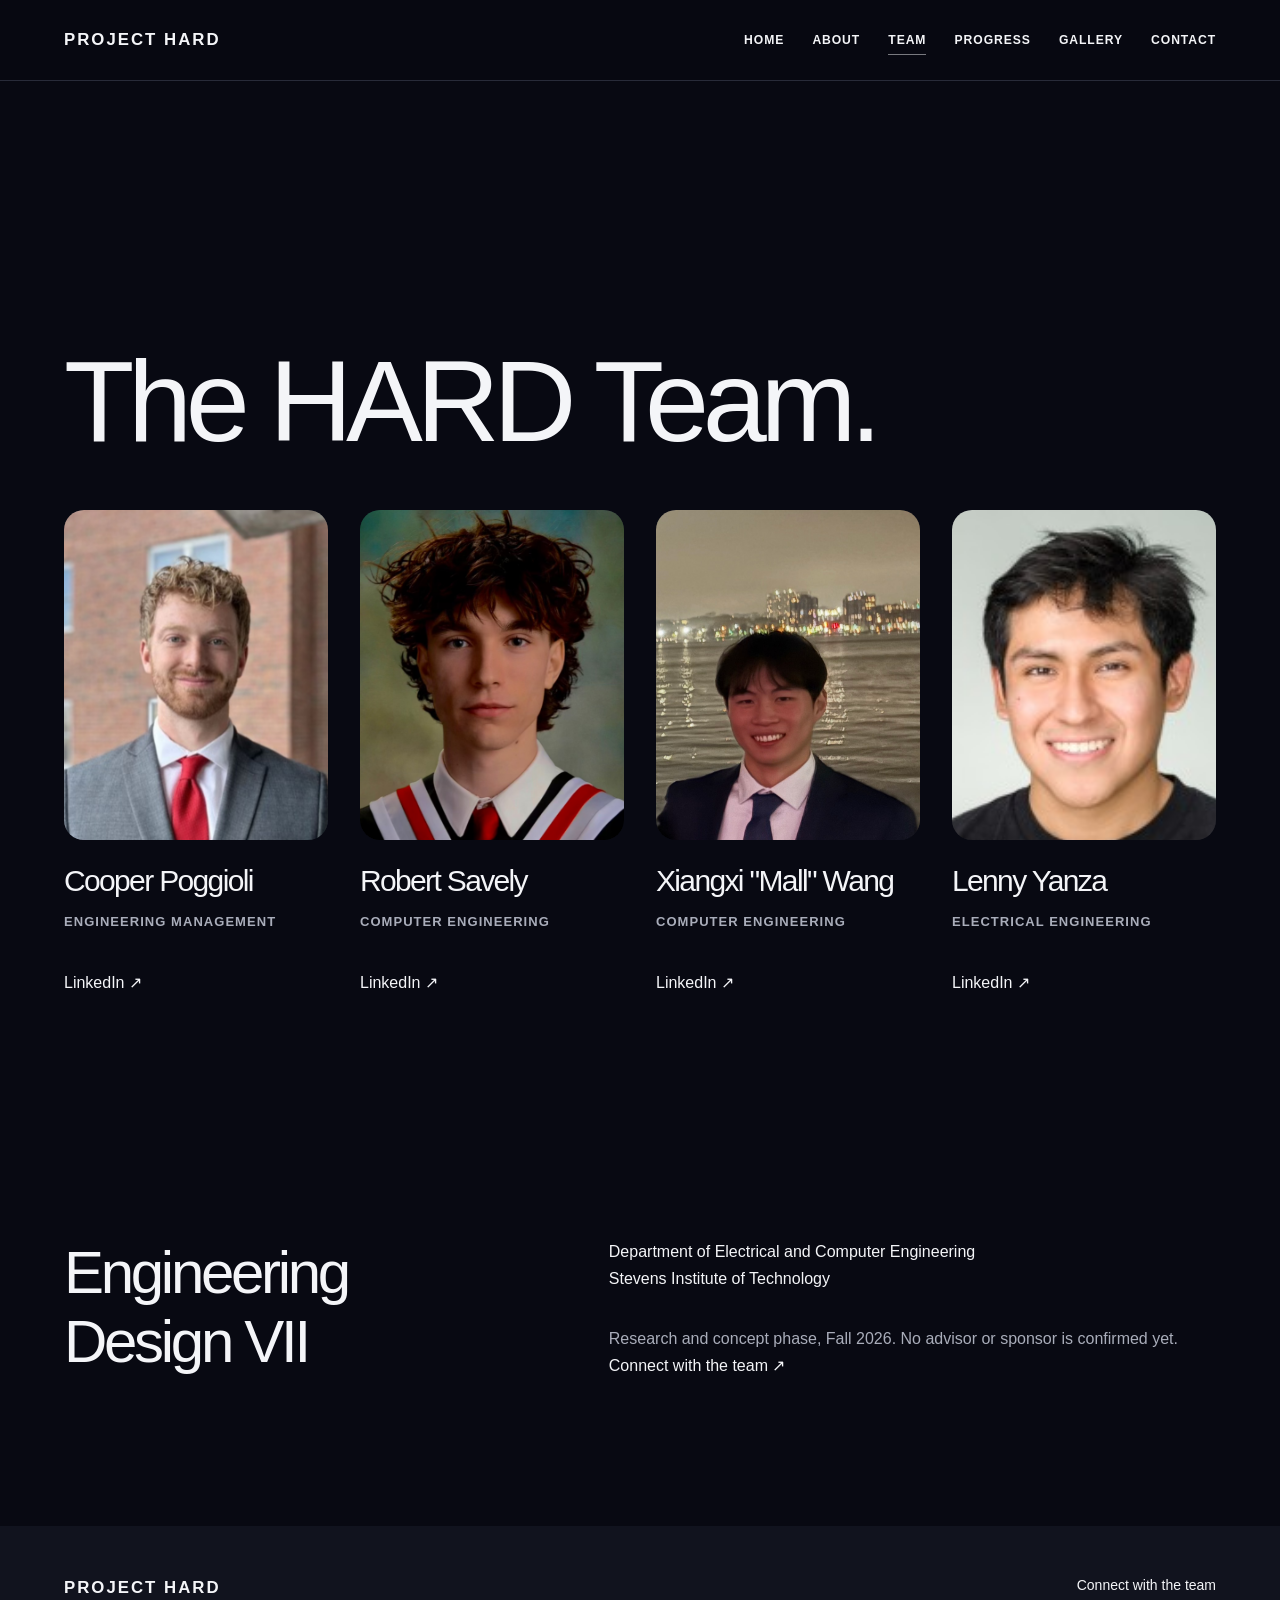
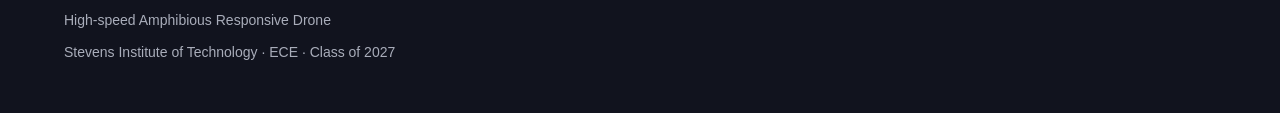
<file: team.html>
<!doctype html>
<html lang="en">
<head>
  <meta charset="utf-8">
  <meta name="viewport" content="width=device-width, initial-scale=1">
  <title>The team | HARD</title>
  <meta name="description" content="Meet Lenny Yanza, Robert Savely, Xiangxi “Mall” Wang, and Cooper Poggioli — the Stevens Class of 2027 HARD senior design team.">
  <meta property="og:type" content="website">
  <meta property="og:title" content="The team | HARD">
  <meta property="og:description" content="Meet Lenny Yanza, Robert Savely, Xiangxi “Mall” Wang, and Cooper Poggioli — the Stevens Class of 2027 HARD senior design team.">
  <meta property="og:image" content="https://lennyyanza.github.io/teamhard/assets/img/social-preview.png">
  <meta property="og:image:alt" content="HARD — High-speed Amphibious Responsive Drone. Stevens Institute of Technology, Class of 2027.">
  <meta property="og:url" content="https://lennyyanza.github.io/teamhard/team.html">
  <meta name="theme-color" content="#080912">
  <link rel="canonical" href="https://lennyyanza.github.io/teamhard/team.html">
  <link rel="icon" type="image/svg+xml" href="assets/img/favicon.svg">
  <link rel="stylesheet" href="assets/css/reset.css">
  <link rel="stylesheet" href="assets/css/theme.css">
  <link rel="stylesheet" href="assets/css/main.css?v=20260917-3">
  <script src="assets/js/include.js" defer></script>
  <script src="assets/js/reveal.js" defer></script>
  <script src="assets/js/team.js" defer></script>
</head>
<body>
  <a class="skip-link" href="#main">Skip to content</a>
  <header class="site-header" id="site-header"></header>
  <main id="main" tabindex="-1">
<section class="page-heading container team-heading">
      <h1>The HARD Team.</h1>
    </section>
    <section class="section container rule"><div class="team-grid" id="team-grid" style="grid-template-columns:repeat(4,minmax(0,1fr))" aria-live="polite"><p class="muted">Loading the team…</p></div></section>
    <section class="section rule"><div class="container split reveal"><h2>Engineering Design VII</h2><div class="stack"><p>Department of Electrical and Computer Engineering<br>Stevens Institute of Technology</p><p class="muted">Research and concept phase, Fall 2026. No advisor or sponsor is confirmed yet.</p><a href="contact.html">Connect with the team ↗</a></div></div></section>
    <noscript><div class="container section"><p>This site uses JavaScript to load navigation, team, gallery, and progress data. Please enable JavaScript to see that content.</p><p><a href="index.html">Home</a> · <a href="about.html">About</a> · <a href="team.html">Team</a> · <a href="progress.html">Progress</a> · <a href="gallery.html">Gallery</a> · <a href="contact.html">Contact</a></p></div></noscript>
  </main>
  <footer class="site-footer" id="site-footer"></footer>
</body>
</html>
</file>
<file: assets/css/theme.css>
/* Palette: edit these semantic colors to restyle the entire site. */
:root {
  color-scheme: dark;
  --canvas: #080912;
  --hero-canvas: #080912;
  --surface: #11131e;
  --text: #f4f5f8;
  --muted: #a9adba;
  --accent: #0b4f8a;
  --accent-bright: #69b8ff;
  --line: #282b39;
  --nav-bg: #080912f2;
  --mesh: #0b4f8a;
  --mesh-deep: #07345f;
  --overlay: #03040ae8;
  --hero-text: #f4f5f8;
  --hero-muted: #a9adba;
  --hero-line: #323646;
  --hero-accent: #8ac9ff;
  --transparent: transparent;
  /* Type: system fonts only; sizes respond without a build step. */
  --font: "Helvetica Neue", Helvetica, Arial, sans-serif;
  --mono: "Helvetica Neue", Helvetica, Arial, sans-serif;
  --text-xs: 0.8125rem;
  --text-sm: 0.875rem;
  --text-base: 1rem;
  --text-lead: clamp(1.125rem, 2vw, 1.375rem);
  --text-h3: clamp(1.375rem, 3vw, 1.875rem);
  --text-h2: clamp(2rem, 4.8vw, 3.75rem);
  --text-title: clamp(2.75rem, 6vw, 5.25rem);
  --text-hero: clamp(3.25rem, 9vw, 7.75rem);
  --weight-light: 500;
  --weight-normal: 400;
  --weight-medium: 500;
  --weight-bold: 600;
  --leading-tight: 1.05;
  --leading-heading: 1.15;
  --leading-body: 1.7;
  --tracking-tight: -0.055em;
  --tracking-label: 0.08em;
  /* Spacing, dimensions, and rules: use these in main.css. */
  --zero: 0;
  --space-1: 0.25rem;
  --space-2: 0.5rem;
  --space-3: 0.75rem;
  --space-4: 1rem;
  --space-5: 1.5rem;
  --space-6: 2rem;
  --space-7: 3rem;
  --space-8: 4rem;
  --space-9: 6rem;
  --space-10: 8rem;
  --gutter: clamp(1.25rem, 5vw, 4rem);
  --section-space: clamp(4rem, 9vw, 8rem);
  --content-width: 75rem;
  --copy-width: 45rem;
  --hero-copy: 58rem;
  --nav-height: 5rem;
  --control-size: 2.75rem;
  --rule: 1px;
  --focus-width: 2px;
  --focus-offset: 5px;
  --radius: 100vmax;
  --pill: 100vmax;
  --reveal-offset: 20px;
  --drift-x: 1.25rem;
  --drift-y: -0.75rem;
  --duration-fast: 180ms;
  --duration-reveal: 600ms;
  --duration-drift: 16000ms;
  --ease: cubic-bezier(0.2, 0.65, 0.3, 1);
  --hero-height: 50rem;
  --hero-min-height: 42rem;
  --hero-graphic: 49rem;
  --hero-graphic-mobile: 30rem;
  --hero-graphic-offset: -13rem;
  --hero-graphic-top: 5rem;
  --hero-graphic-top-mobile: 9rem;
  --grid-size: 3rem;
  --dialog-width: 68rem;
}
</file>
<file: assets/css/main.css>
/* Foundation: global type, links, and keyboard navigation. */
html { scroll-behavior: smooth; scroll-padding-top: var(--nav-height); }
@view-transition { navigation: auto; }
::view-transition-old(root), ::view-transition-new(root) { animation-duration: 260ms; animation-timing-function: var(--ease); }
body { background: var(--canvas); color: var(--text); font: var(--text-base)/var(--leading-body) var(--font); }
a { color: inherit; text-decoration: none; }
a:hover { color: var(--hero-accent); }
:focus-visible { outline: var(--focus-width) solid var(--accent-bright); outline-offset: var(--focus-offset); }
button { color: inherit; }
h1, h2, h3 { font-weight: var(--weight-light); line-height: var(--leading-heading); letter-spacing: var(--tracking-tight); text-wrap: balance; }
h1 { font-size: var(--text-title); }
h2 { font-size: var(--text-h2); }
h3 { font-size: var(--text-h3); }
p { max-width: var(--copy-width); }
p + p { margin-top: var(--space-5); }
.container { width: min(calc(100% - var(--gutter) * 2), var(--content-width)); margin-inline: auto; }
.section { padding-block: var(--section-space); }
.rule { border-top: 0; }
.eyebrow { color: var(--muted); font: var(--text-xs)/var(--leading-body) var(--mono); font-weight: var(--weight-bold); letter-spacing: var(--tracking-label); text-transform: uppercase; margin-bottom: var(--space-5); }
.lead { color: var(--muted); font-size: var(--text-lead); margin-top: var(--space-6); }
.muted { color: var(--muted); }
.skip-link { position: fixed; top: var(--space-4); left: var(--space-4); z-index: 100; padding: var(--space-3) var(--space-5); background: var(--canvas); transform: translateY(-200%); }
.skip-link:focus { transform: translateY(0); }
/* Shared header: all page links are edited in partials/header.html. */
.site-header { position: fixed; inset: var(--zero) var(--zero) auto; z-index: 20; isolation: isolate; min-height: var(--nav-height); background: var(--nav-bg); border-bottom: var(--rule) solid var(--line); transition: background var(--duration-fast), border-color var(--duration-fast), opacity 420ms var(--ease); }
.site-header.is-away { opacity: 0; pointer-events: none; }
.home .site-header:not(.menu-open) { background: transparent; color: var(--text); border-color: transparent; }
.site-header.is-scrolled { background: var(--nav-bg); backdrop-filter: blur(var(--space-3)); border-color: var(--line); }
.home .site-header.is-scrolled:not(.menu-open) { background: transparent; border-color: transparent; backdrop-filter: none; box-shadow: none; }
.nav-shell { min-height: var(--nav-height); display: flex; align-items: center; justify-content: space-between; gap: clamp(2rem, 5vw, 5rem); }
.brand { flex: 0 0 auto; font-size: 1.05rem; font-weight: 700; color: inherit; text-decoration: none; letter-spacing: 0.12em; line-height: 1; }
.brand span { color: var(--hero-accent); }
.nav-links { display: grid; gap: var(--space-2); list-style: none; margin: var(--zero); padding: var(--space-4) var(--gutter) var(--space-6); position: absolute; top: 100%; left: var(--zero); width: 100%; max-height: 0; overflow: hidden; visibility: hidden; opacity: 0; transform: translateY(-0.5rem); pointer-events: none; background: var(--canvas); color: var(--text); border-bottom: var(--rule) solid var(--line); transition: max-height 320ms var(--ease), opacity var(--duration-fast), transform var(--duration-fast), visibility var(--duration-fast); }
.nav-links.is-open { max-height: 28rem; visibility: visible; opacity: 1; transform: translateY(0); pointer-events: auto; }
.nav-links a { position: relative; display: block; padding-block: var(--space-2); color: inherit; text-decoration: none; font-size: 0.76rem; font-weight: 700; letter-spacing: 0.075em; text-transform: uppercase; transition: color var(--duration-fast); }
.nav-links a::after { content: ""; position: absolute; left: 0; right: 0; bottom: 0.2rem; height: 1px; background: currentColor; transform: scaleX(0); transform-origin: right center; transition: transform 340ms var(--ease); }
.nav-links a:hover::after, .nav-links a:focus-visible::after { transform: scaleX(1); transform-origin: left center; }
.nav-links a[aria-current] { color: var(--text); }
.nav-links a[aria-current]::after { transform: scaleX(1); opacity: 0.48; }
.menu-toggle { width: var(--control-size); height: var(--control-size); display: grid; place-content: center; gap: 5px; background: var(--transparent); border: 0; padding: var(--space-2); }
.menu-toggle span { display: block; width: 1.45rem; height: 1px; background: currentColor; transform-origin: center; transition: transform 320ms var(--ease), opacity 220ms ease; }
.menu-toggle[aria-expanded="true"] span:nth-child(1) { transform: translateY(6px) rotate(45deg); }
.menu-toggle[aria-expanded="true"] span:nth-child(2) { opacity: 0; transform: scaleX(0); }
.menu-toggle[aria-expanded="true"] span:nth-child(3) { transform: translateY(-6px) rotate(-45deg); }
.site-header .brand, .site-header .menu-toggle, .site-header .nav-links li { animation: nav-enter 620ms var(--ease) both; }
.site-header .nav-links li:nth-child(2) { animation-delay: 45ms; }
.site-header .nav-links li:nth-child(3) { animation-delay: 90ms; }
.site-header .nav-links li:nth-child(4) { animation-delay: 135ms; }
.site-header .nav-links li:nth-child(5) { animation-delay: 180ms; }
.site-header .nav-links li:nth-child(6) { animation-delay: 225ms; }
/* Hero: a media wrapper makes the generated scene replaceable in one line. */
.hero { position: relative; overflow: hidden; min-height: var(--hero-min-height); height: 100svh; max-height: 67.5rem; background: var(--hero-canvas); color: var(--hero-text); display: flex; align-items: flex-end; border-bottom: var(--rule) solid var(--line); }
.hero-media { position: absolute; inset: var(--zero); overflow: hidden; }
.hero-media > video, .hero-media > img:not(.hero-wireframe) { width: 100%; height: 100%; object-fit: cover; }
.hero-shade { position: absolute; inset: 0; background: linear-gradient(90deg, rgba(4, 5, 12, 0.94) 0%, rgba(4, 5, 12, 0.66) 42%, rgba(4, 5, 12, 0.18) 72%), linear-gradient(0deg, rgba(4, 5, 12, 0.78) 0%, transparent 48%); }
.hero-mesh { display: none; }
.hero-wireframe { position: absolute; width: var(--hero-graphic-mobile); max-width: none; right: var(--hero-graphic-offset); top: var(--hero-graphic-top-mobile); opacity: 0.25; filter: grayscale(1) invert(1); }
.hero-boundary { display: none; }
.hero-content { position: relative; z-index: 1; padding-top: calc(var(--nav-height) + var(--space-8)); padding-bottom: clamp(7rem, 14vh, 10rem); pointer-events: none; }
.hero-content a { pointer-events: auto; }
.hero h1 { font-size: clamp(3.6rem, 9.5vw, 8.5rem); max-width: 69rem; line-height: 0.88; letter-spacing: -0.065em; }
.hero h1 em { color: var(--hero-accent); font-style: normal; }
.hero .eyebrow, .hero .lead { color: var(--hero-muted); }
.hero .lead { max-width: var(--copy-width); font-size: var(--text-lead); }
.hero-meta { position: absolute; inset: auto var(--zero) var(--space-6); display: flex; justify-content: space-between; flex-wrap: wrap; gap: var(--space-3); font: var(--text-xs)/var(--leading-body) var(--mono); color: var(--hero-muted); }
.actions { display: flex; flex-wrap: wrap; gap: var(--space-5); margin-top: var(--space-7); }
.button { display: inline-flex; align-items: center; justify-content: center; gap: var(--space-5); min-height: var(--control-size); padding: var(--space-3) var(--space-5); border: var(--rule) solid var(--text); border-radius: var(--radius); color: var(--text); background: var(--transparent); text-decoration: none; font-size: var(--text-sm); font-weight: var(--weight-medium); }
.button { transition: color var(--duration-fast), background var(--duration-fast), border-color var(--duration-fast), transform var(--duration-fast); }
.button:hover { color: var(--text); background: var(--surface); border-color: var(--hero-accent); transform: translateY(-2px); }
.button-primary { color: #fff; background: var(--accent); border-color: var(--hero-accent); }
.hero .button { color: var(--hero-text); border-color: var(--hero-line); }
.hero .button-primary { background: var(--hero-accent); color: var(--hero-canvas); }
/* Editorial layout: separate content with space and softly surfaced groups. */
.page-heading { padding-top: calc(var(--nav-height) + var(--section-space)); padding-bottom: var(--section-space); min-height: min(70svh, 44rem); display: flex; flex-direction: column; justify-content: flex-end; }
.page-heading h1 { font-size: clamp(3.75rem, 9vw, 8rem); line-height: 0.92; max-width: 64rem; }
.team-heading { min-height: min(54svh, 34rem); padding-bottom: var(--space-6); }
.team-heading + .section { padding-top: var(--space-5); }
.split { display: grid; gap: var(--space-7); }
.info-panel { padding: var(--space-7); background: linear-gradient(145deg, rgba(20, 24, 38, 0.94), rgba(12, 15, 27, 0.8)); border-radius: 1rem; box-shadow: inset 0 0 0 var(--rule) rgba(138, 201, 255, 0.12); }
.info-panel > div:last-child { color: var(--muted); }
.stack > * + * { margin-top: var(--space-6); }
.feature-grid { display: grid; gap: var(--space-5); margin-top: var(--space-8); }
.feature-grid article { min-height: 100%; padding: var(--space-6); background: linear-gradient(145deg, rgba(20, 24, 38, 0.94), rgba(12, 15, 27, 0.8)); border-radius: 1rem; box-shadow: inset 0 0 0 var(--rule) rgba(138, 201, 255, 0.12); }
.feature-grid p { color: var(--muted); margin-top: var(--space-4); }
.feature-grid p a { display: inline-flex; align-items: center; min-height: 2.5rem; padding: var(--space-2) var(--space-4); border-radius: 999px; box-shadow: inset 0 0 0 var(--rule) rgba(138, 201, 255, 0.2); color: var(--text); font-size: var(--text-sm); transition: color var(--duration-fast), background var(--duration-fast), box-shadow var(--duration-fast); }
.feature-grid p a:hover { color: var(--hero-canvas); background: var(--hero-accent); box-shadow: inset 0 0 0 var(--rule) var(--hero-accent); }
.number { display: block; color: var(--hero-accent); font: var(--text-sm)/var(--leading-body) var(--mono); margin-bottom: var(--space-6); }
.requirements { list-style: none; display: grid; grid-template-columns: repeat(auto-fit, minmax(min(100%, 15rem), 1fr)); gap: var(--space-3); margin: var(--space-7) var(--zero) var(--zero); padding: var(--zero); }
.requirements li { display: flex; align-items: center; min-height: 4.5rem; padding: var(--space-4) var(--space-5); background: var(--surface); border-radius: 0.9rem; box-shadow: inset 0 0 0 var(--rule) rgba(138, 201, 255, 0.13); }
.subsystem { padding: var(--space-7); background: var(--surface); border-radius: 1rem; box-shadow: inset 0 0 0 var(--rule) rgba(138, 201, 255, 0.1); display: grid; gap: var(--space-6); scroll-margin-top: var(--nav-height); }
.subsystem p { color: var(--muted); }
.subsystem .summary { color: var(--text); font-size: var(--text-lead); margin-bottom: var(--space-5); }
.subsystem-nav { display: flex; flex-wrap: wrap; gap: var(--space-3) var(--space-6); margin-top: var(--space-7); }
/* Team: initial portraits can be replaced by photos in data/team.json. */
.team-grid { display: grid; grid-template-columns: repeat(4, minmax(0, 1fr)) !important; gap: var(--space-8) var(--space-6); }
.portrait { position: relative; background: var(--surface); aspect-ratio: 4 / 5; display: grid; place-items: center; margin-bottom: var(--space-5); overflow: hidden; border-radius: 1.25rem; }
.portrait img { width: 100%; height: 100%; object-fit: cover; position: absolute; inset: var(--zero); }
.team-card:not([data-member="xiangxi-mall-wang"]) .portrait img { object-position: center 68%; transform: scale(1.08); }
.initials { font-size: var(--text-title); color: var(--muted); font-weight: var(--weight-light); }
.team-card .eyebrow { margin: var(--space-3) var(--zero); }
.team-card .profile-link { display: inline-block; padding-block: var(--space-3); margin-top: var(--space-3); }
/* Timeline: statuses include words, so color is never the sole signal. */
.timeline { list-style: none; padding: var(--zero); margin: var(--zero); display: grid; gap: var(--space-3); }
.milestone { padding: var(--space-6); background: var(--surface); border-radius: 1rem; box-shadow: inset 0 0 0 var(--rule) rgba(138, 201, 255, 0.1); display: grid; gap: var(--space-5); }
.milestone p { margin-top: var(--space-3); color: var(--muted); }
.status { display: inline-block; font: var(--text-sm)/var(--leading-body) var(--mono); color: var(--muted); margin-top: var(--space-3); }
.status.complete, .status.in-progress { color: var(--hero-accent); }
/* Gallery: filter buttons, technical placeholders, and native modal dialog. */
.filters { display: flex; flex-wrap: wrap; gap: var(--space-2); margin-bottom: var(--space-6); }
.filter { border: var(--rule) solid var(--line); background: var(--transparent); padding: var(--space-2) var(--space-5); border-radius: var(--radius); min-height: var(--control-size); }
.filter { transition: color var(--duration-fast), background var(--duration-fast), border-color var(--duration-fast), transform var(--duration-fast); }
.filter:hover { border-color: var(--hero-accent); transform: translateY(-1px); }
.filter[aria-pressed="true"] { background: var(--accent); color: var(--text); border-color: var(--hero-accent); }
.gallery-count { color: var(--muted); font-size: var(--text-sm); margin-bottom: var(--space-6); }
.gallery-grid { display: grid; gap: var(--space-7) var(--space-6); }
.gallery-open { display: block; border: var(--zero); padding: var(--zero); width: 100%; background: var(--surface); }
.blueprint { display: grid; place-items: center; aspect-ratio: 4 / 3; background: var(--surface); border: var(--rule) solid var(--line); border-radius: 1.25rem; color: var(--muted); font-size: var(--text-sm); letter-spacing: var(--tracking-label); text-transform: uppercase; }
.blueprint img { width: 100%; height: 100%; object-fit: cover; }
.gallery-grid figcaption { margin-top: var(--space-4); color: var(--muted); font-size: var(--text-sm); }
.lightbox { width: min(calc(100% - var(--gutter)), var(--dialog-width)); max-height: 90svh; padding: var(--space-5); background: var(--canvas); color: var(--text); border: var(--rule) solid var(--line); border-radius: var(--radius); }
.lightbox::backdrop { background: var(--overlay); }
.lightbox-bar { display: flex; align-items: center; justify-content: space-between; gap: var(--space-5); margin-bottom: var(--space-4); }
.lightbox h2 { font-size: var(--text-lead); }
.lightbox .blueprint { aspect-ratio: auto; min-height: 35svh; }
.lightbox img { max-height: 65svh; width: 100%; object-fit: contain; }
.lightbox figcaption { margin-top: var(--space-4); }
.lightbox-controls { display: flex; justify-content: space-between; gap: var(--space-4); margin-top: var(--space-5); }
body.modal-open { overflow: hidden; }
/* Shared footer and useful empty/error states. */
.site-footer { margin-top: var(--space-6); padding-block: var(--space-7); background: var(--surface); }
.footer-grid { display: flex; flex-wrap: wrap; justify-content: space-between; gap: var(--space-6); }
.footer-grid p { color: var(--muted); font-size: var(--text-sm); margin-top: var(--space-2); }
.footer-links { display: flex; flex-wrap: wrap; gap: var(--space-5); align-items: flex-start; font-size: var(--text-sm); }
.load-error { padding-block: var(--space-5); color: var(--muted); }
/* Motion stays progressive: content is visible if JavaScript fails. */
.reveal.is-pending { opacity: 0; transform: translateY(var(--reveal-offset)); }
.reveal { transition: opacity var(--duration-reveal) var(--ease), transform var(--duration-reveal) var(--ease); }
@keyframes mesh-drift { to { transform: scale(1.08) translateX(var(--drift-x)); } }
@keyframes wire-drift { to { transform: translate(var(--drift-x), var(--drift-y)) rotate(2deg); } }
@keyframes nav-enter { from { opacity: 0; transform: translateY(-0.85rem); } to { opacity: 1; transform: translateY(0); } }
/* Layout breakpoint: 768px matches the navigation media query in include.js. */
@media (min-width: 768px) {
  .menu-toggle { display: none; }
  .nav-shell nav { margin-left: auto; }
  .nav-links, .nav-links.is-open { display: flex; position: static; width: auto; max-height: none; overflow: visible; visibility: visible; opacity: 1; transform: none; pointer-events: auto; background: var(--transparent); color: inherit; border: var(--zero); padding: var(--zero); gap: clamp(1.2rem, 2.2vw, 2.2rem); }
  .split { grid-template-columns: 0.85fr 1.15fr; gap: var(--space-9); }
  .feature-grid { grid-template-columns: repeat(3, 1fr); }
  .gallery-grid { grid-template-columns: repeat(2, 1fr); }
  .subsystem { grid-template-columns: 1fr 1.4fr; gap: var(--space-8); }
  .milestone { grid-template-columns: 1fr 2fr; }
  .hero-wireframe { width: var(--hero-graphic); right: var(--zero); top: var(--hero-graphic-top); }
}
/* Respect motion preferences for all transitions and decorative animation. */
@media (prefers-reduced-motion: reduce) {
  html { scroll-behavior: auto; }
  *, *::before, *::after { animation: none !important; transition: none !important; }
  .reveal.is-pending { opacity: 1; transform: none; }
}

/* Data section headings stay subordinate to page titles. */
.team-card h2, .milestone h2, .subsystem h2 { font-size: var(--text-h3); }

/* Decorative movement is pausable, in addition to respecting reduced motion. */
.hero.motion-ready .hero-mesh { animation: mesh-drift var(--duration-drift) var(--ease) infinite alternate; }
.hero.motion-ready .hero-wireframe { animation: wire-drift var(--duration-drift) var(--ease) infinite alternate; }
.hero.motion-paused .hero-mesh, .hero.motion-paused .hero-wireframe { animation-play-state: paused; }
.motion-toggle { color: var(--hero-muted); background: var(--transparent); border: var(--zero); padding: var(--zero); min-height: var(--control-size); font-size: var(--text-sm); text-decoration: none; }
.hero-meta { align-items: center; }

/* Keep links and keyboard focus legible over the dark hero in either palette. */
.home .site-header:not(.is-scrolled):not(.menu-open) .brand span,
.home .site-header:not(.is-scrolled):not(.menu-open) .nav-links a[aria-current] { color: var(--hero-accent); }
.hero :focus-visible,
.home .site-header:not(.is-scrolled):not(.menu-open) :focus-visible { outline-color: var(--hero-accent); }
</file>
